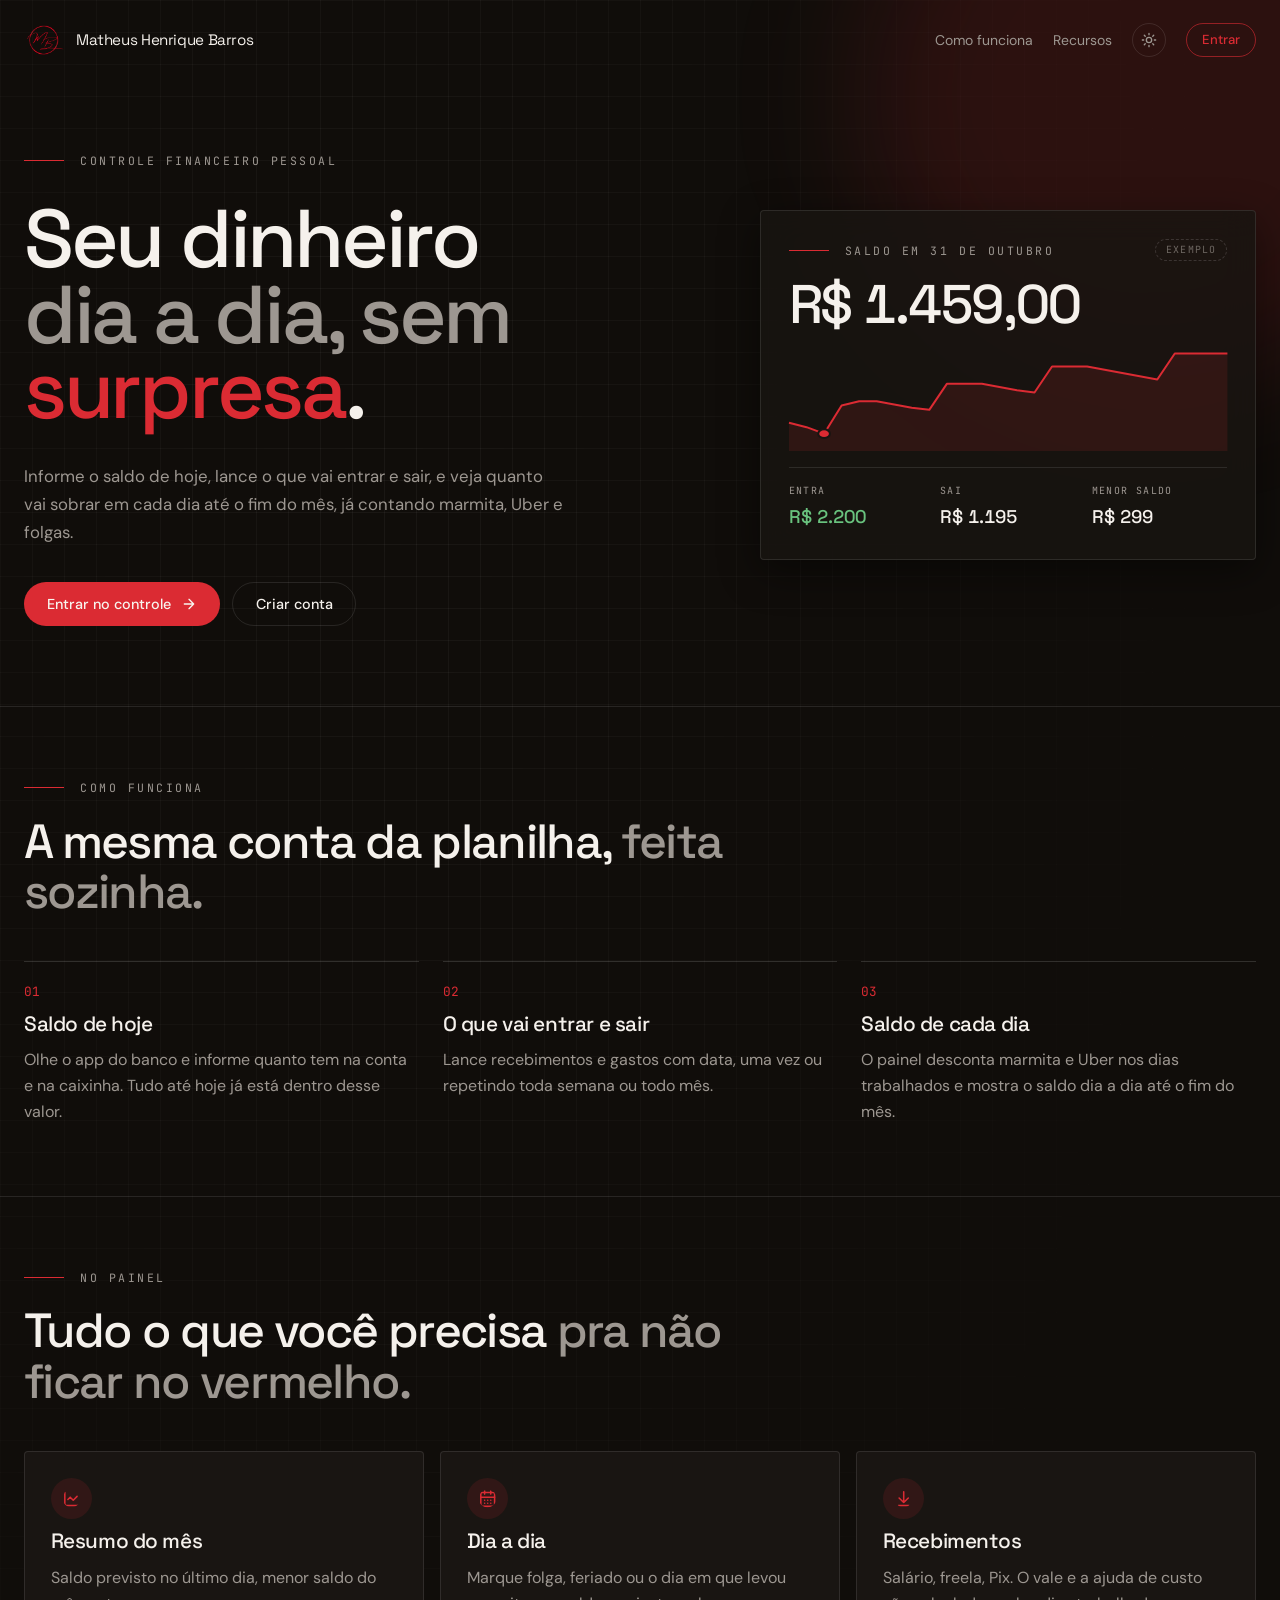
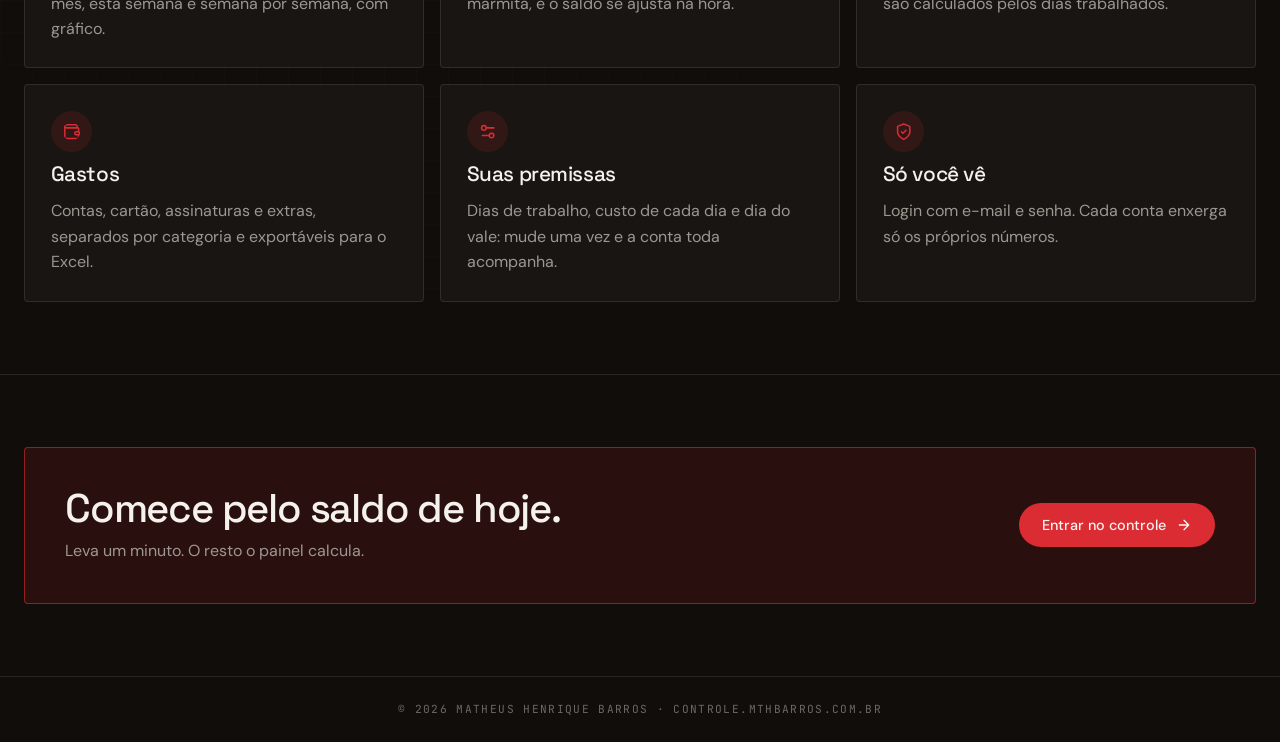
<file: index.html>
<!doctype html>
<html lang="pt-BR">
<head>
  <meta charset="utf-8">
  <meta name="viewport" content="width=device-width, initial-scale=1">
  <title>Controle financeiro | Controle MB</title>
  <meta name="description" content="Controle financeiro pessoal: saldo de hoje, recebimentos, gastos e a projeção dia a dia até o fim do mês.">
  <meta name="robots" content="noindex, nofollow">
  <meta name="theme-color" content="#1c1917">
  <script src="/assets/js/marca.js"></script>
  <link rel="icon" href="/img/favicon.ico" sizes="any">
  <link rel="icon" href="/img/favicon.png" type="image/png" sizes="512x512">
  <link rel="apple-touch-icon" href="/img/apple-touch-icon.png">
  <link rel="preconnect" href="https://fonts.googleapis.com">
  <link rel="preconnect" href="https://fonts.gstatic.com" crossorigin>
  <link rel="stylesheet" href="/assets/css/base.css">
  <link rel="stylesheet" href="/assets/css/entrar.css">
  <link rel="stylesheet" href="/assets/css/inicio.css">
  <link rel="stylesheet" href="/assets/css/fellowship.css">
</head>
<body class="pagina-entrar pagina-inicio">
  <div class="malha" aria-hidden="true"></div>
  <div class="brilho" aria-hidden="true"></div>

  <header class="entrar-topo">
    <a class="marca" href="/">
      <img src="/img/marca/logo-mb.webp" alt="Logo MB de Matheus Henrique Barros" width="40" height="40" data-marca-logo="horizontal">
      <span class="marca-nome" data-marca-nome>Matheus Henrique Barros</span>
    </a>
    <nav class="entrar-topo-acoes" aria-label="Página inicial">
      <a class="link so-largo-inicio" href="#como-funciona">Como funciona</a>
      <a class="link so-largo-inicio" href="#recursos">Recursos</a>
      <span data-lugar-tema></span>
      <a class="botao contorno pequeno" href="/entrar/" data-acesso>Entrar</a>
    </nav>
  </header>

  <main>
    <!-- Herói -->
    <section class="inicio-heroi">
      <div class="entrar-apresentacao">
        <span class="rotulo">Controle financeiro pessoal</span>
        <h1>
          <span>Seu dinheiro</span>
          <span class="suave">dia a dia, sem</span>
          <span><span class="destaque">surpresa</span>.</span>
        </h1>
        <p class="suave">Informe o saldo de hoje, lance o que vai entrar e sair, e veja quanto vai sobrar em cada dia até o fim do mês, já contando marmita, Uber e folgas.</p>
        <div class="inicio-botoes">
          <a class="botao" href="/entrar/" data-acesso>Entrar no controle <span data-icone="seta"></span></a>
          <a class="botao fantasma" href="/entrar/?aba=cadastro" data-cadastro>Criar conta</a>
        </div>
      </div>

      <!-- Prévia do painel (exemplo) -->
      <figure class="previa" aria-label="Exemplo do resumo do mês">
        <div class="previa-topo">
          <span class="rotulo">Saldo em 31 de outubro</span>
          <span class="previa-exemplo">Exemplo</span>
        </div>
        <strong class="previa-valor">R$ 1.459,00</strong>
        <svg class="previa-grafico" viewBox="0 0 300 96" preserveAspectRatio="none" aria-hidden="true">
          <path class="previa-area" d="M0 70 L12 74 L24 80 L36 54 L48 50 L60 50 L84 56 L96 58 L108 34 L132 34 L156 40 L168 42 L180 18 L204 18 L228 24 L252 30 L264 6 L300 6 L300 96 L0 96 Z"/>
          <path class="previa-linha" d="M0 70 L12 74 L24 80 L36 54 L48 50 L60 50 L84 56 L96 58 L108 34 L132 34 L156 40 L168 42 L180 18 L204 18 L228 24 L252 30 L264 6 L300 6"/>
          <circle class="previa-minimo" cx="24" cy="80" r="4"/>
        </svg>
        <dl class="previa-numeros">
          <div><dt>Entra</dt><dd class="entrada-valor">R$ 2.200</dd></div>
          <div><dt>Sai</dt><dd>R$ 1.195</dd></div>
          <div><dt>Menor saldo</dt><dd>R$ 299</dd></div>
        </dl>
      </figure>
    </section>

    <!-- Como funciona -->
    <section class="inicio-secao" id="como-funciona">
      <div class="inicio-cabecalho">
        <span class="rotulo">Como funciona</span>
        <h2>A mesma conta da planilha, <span class="suave">feita sozinha.</span></h2>
      </div>
      <ol class="passos">
        <li>
          <span class="passo-num">01</span>
          <h3>Saldo de hoje</h3>
          <p class="suave">Olhe o app do banco e informe quanto tem na conta e na caixinha. Tudo até hoje já está dentro desse valor.</p>
        </li>
        <li>
          <span class="passo-num">02</span>
          <h3>O que vai entrar e sair</h3>
          <p class="suave">Lance recebimentos e gastos com data, uma vez ou repetindo toda semana ou todo mês.</p>
        </li>
        <li>
          <span class="passo-num">03</span>
          <h3>Saldo de cada dia</h3>
          <p class="suave">O painel desconta marmita e Uber nos dias trabalhados e mostra o saldo dia a dia até o fim do mês.</p>
        </li>
      </ol>
    </section>

    <!-- Recursos -->
    <section class="inicio-secao" id="recursos">
      <div class="inicio-cabecalho">
        <span class="rotulo">No painel</span>
        <h2>Tudo o que você precisa <span class="suave">pra não ficar no vermelho.</span></h2>
      </div>
      <div class="recursos">
        <article class="recurso">
          <span class="recurso-icone" data-icone="resumo"></span>
          <h3>Resumo do mês</h3>
          <p class="suave">Saldo previsto no último dia, menor saldo do mês, esta semana e semana por semana, com gráfico.</p>
        </article>
        <article class="recurso">
          <span class="recurso-icone" data-icone="diario"></span>
          <h3>Dia a dia</h3>
          <p class="suave">Marque folga, feriado ou o dia em que levou marmita, e o saldo se ajusta na hora.</p>
        </article>
        <article class="recurso">
          <span class="recurso-icone" data-icone="recebimentos"></span>
          <h3>Recebimentos</h3>
          <p class="suave">Salário, freela, Pix. O vale e a ajuda de custo são calculados pelos dias trabalhados.</p>
        </article>
        <article class="recurso">
          <span class="recurso-icone" data-icone="gastos"></span>
          <h3>Gastos</h3>
          <p class="suave">Contas, cartão, assinaturas e extras, separados por categoria e exportáveis para o Excel.</p>
        </article>
        <article class="recurso">
          <span class="recurso-icone" data-icone="ajustes"></span>
          <h3>Suas premissas</h3>
          <p class="suave">Dias de trabalho, custo de cada dia e dia do vale: mude uma vez e a conta toda acompanha.</p>
        </article>
        <article class="recurso">
          <span class="recurso-icone" data-icone="usuarios"></span>
          <h3>Só você vê</h3>
          <p class="suave">Login com e-mail e senha. Cada conta enxerga só os próprios números.</p>
        </article>
      </div>
    </section>

    <!-- Chamada final -->
    <section class="inicio-secao">
      <div class="chamada">
        <div>
          <h2>Comece pelo saldo de hoje.</h2>
          <p class="suave">Leva um minuto. O resto o painel calcula.</p>
        </div>
        <a class="botao" href="/entrar/" data-acesso>Entrar no controle <span data-icone="seta"></span></a>
      </div>
    </section>
  </main>

  <footer class="entrar-rodape mono">© <span id="ano"></span> <span data-marca-nome>Matheus Henrique Barros</span> · <span data-marca-dominio>controle.mthbarros.com.br</span></footer>

  <script src="/assets/vendor/supabase-js-2.45.4.js"></script>
  <script src="/assets/js/config.js"></script>
  <script src="/assets/js/app.js"></script>
  <script src="/assets/js/inicio.js"></script>
</body>
</html>
</file>
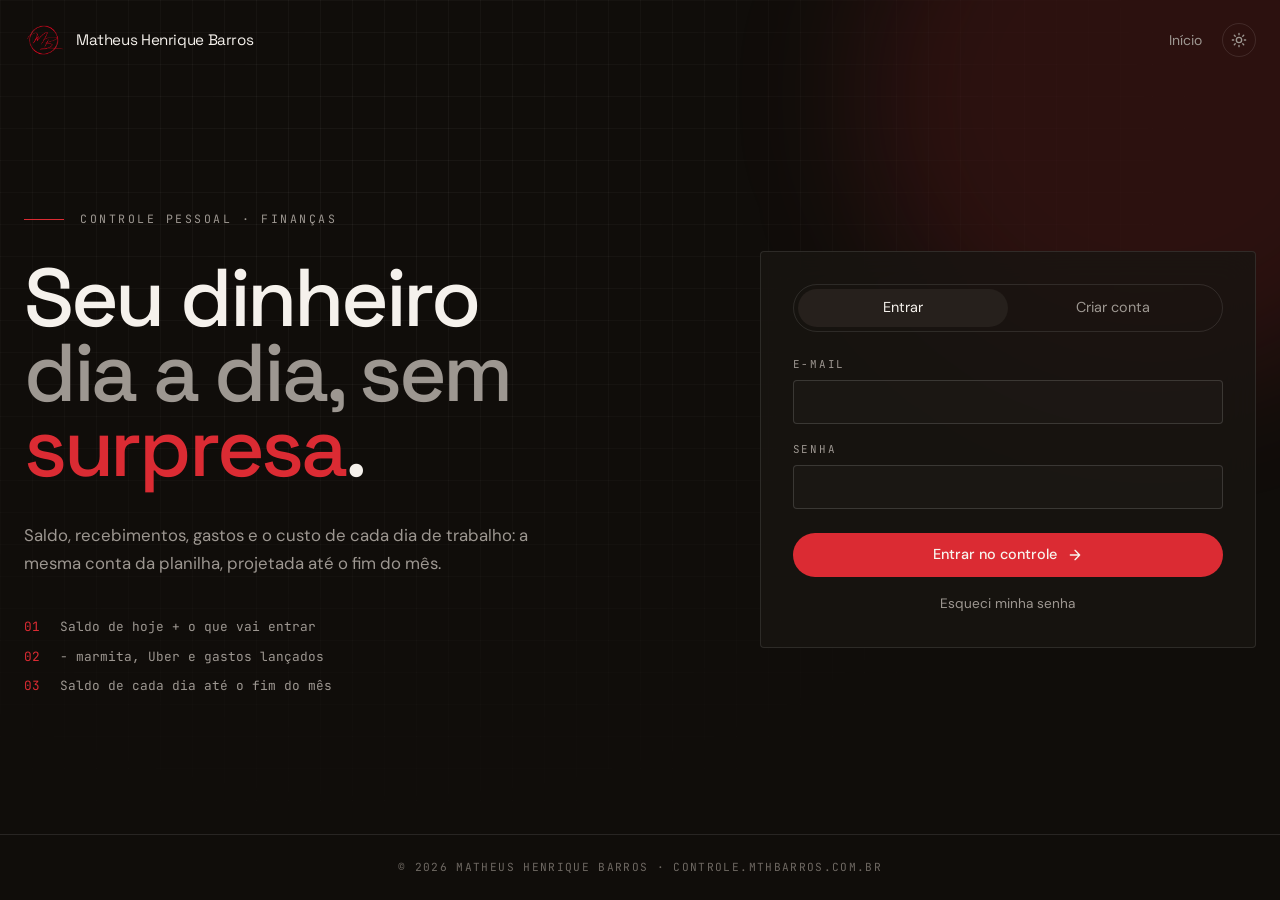
<file: entrar/index.html>
<!doctype html>
<html lang="pt-BR">
<head>
  <meta charset="utf-8">
  <meta name="viewport" content="width=device-width, initial-scale=1">
  <title>Entrar | Controle MB</title>
  <meta name="robots" content="noindex, nofollow">
  <meta name="theme-color" content="#1c1917">
  <script src="/assets/js/marca.js"></script>
  <link rel="icon" href="/img/favicon.ico" sizes="any">
  <link rel="icon" href="/img/favicon.png" type="image/png" sizes="512x512">
  <link rel="apple-touch-icon" href="/img/apple-touch-icon.png">
  <link rel="preconnect" href="https://fonts.googleapis.com">
  <link rel="preconnect" href="https://fonts.gstatic.com" crossorigin>
  <link rel="stylesheet" href="/assets/css/base.css">
  <link rel="stylesheet" href="/assets/css/entrar.css">
  <link rel="stylesheet" href="/assets/css/fellowship.css">
</head>
<body class="pagina-entrar">
  <div class="malha" aria-hidden="true"></div>
  <div class="brilho" aria-hidden="true"></div>

  <header class="entrar-topo">
    <a class="marca" href="/">
      <img src="/img/marca/logo-mb.webp" alt="Logo MB de Matheus Henrique Barros" width="40" height="40" data-marca-logo="horizontal">
      <span class="marca-nome" data-marca-nome>Matheus Henrique Barros</span>
    </a>
    <div class="entrar-topo-acoes">
      <a class="link" href="/">Início</a>
      <span data-lugar-tema></span>
    </div>
  </header>

  <main class="entrar">
    <section class="entrar-apresentacao">
      <span class="rotulo">Controle pessoal · Finanças</span>
      <h1>
        <span>Seu dinheiro</span>
        <span class="suave">dia a dia, sem</span>
        <span><span class="destaque">surpresa</span>.</span>
      </h1>
      <p class="suave">Saldo, recebimentos, gastos e o custo de cada dia de trabalho: a mesma conta da planilha, projetada até o fim do mês.</p>
      <ul class="entrar-passos mono">
        <li><span>01</span> Saldo de hoje + o que vai entrar</li>
        <li><span>02</span> − marmita, Uber e gastos lançados</li>
        <li><span>03</span> Saldo de cada dia até o fim do mês</li>
      </ul>
    </section>

    <section class="entrar-cartao" aria-live="polite">
      <div class="alerta" id="aviso-config" hidden>
        Falta conectar o Supabase: preencha <strong>assets/js/config.js</strong> com a URL e a chave publishable do projeto.
      </div>

      <!-- Entrar / Criar conta -->
      <div id="painel-formularios">
        <div class="abas" role="tablist">
          <button type="button" role="tab" id="aba-entrar" aria-selected="true" aria-controls="form-entrar">Entrar</button>
          <button type="button" role="tab" id="aba-cadastro" aria-selected="false" aria-controls="form-cadastro">Criar conta</button>
        </div>

        <form id="form-entrar" class="formulario" role="tabpanel" aria-labelledby="aba-entrar" novalidate>
          <div class="grupo">
            <label for="entrar-email">E-mail</label>
            <input class="campo" id="entrar-email" name="email" type="email" autocomplete="email" required>
          </div>
          <div class="grupo">
            <label for="entrar-senha">Senha</label>
            <input class="campo" id="entrar-senha" name="senha" type="password" autocomplete="current-password" required>
          </div>
          <button class="botao" type="submit">Entrar no controle <span data-icone="seta"></span></button>
          <button class="link link-botao" type="button" id="esqueci-senha">Esqueci minha senha</button>
        </form>

        <form id="form-cadastro" class="formulario" role="tabpanel" aria-labelledby="aba-cadastro" novalidate hidden>
          <div class="grupo">
            <label for="cadastro-nome">Nome</label>
            <input class="campo" id="cadastro-nome" name="nome" type="text" autocomplete="name" required>
          </div>
          <div class="grupo">
            <label for="cadastro-email">E-mail</label>
            <input class="campo" id="cadastro-email" name="email" type="email" autocomplete="email" required>
          </div>
          <div class="grupo">
            <label for="cadastro-senha">Senha</label>
            <input class="campo" id="cadastro-senha" name="senha" type="password" autocomplete="new-password" minlength="8" required>
          </div>
          <button class="botao" type="submit">Criar conta <span data-icone="seta"></span></button>
          <p class="nota suave">Depois do cadastro, o administrador libera o seu acesso.</p>
        </form>
      </div>

      <!-- Mensagens de estado -->
      <div id="estado" class="estado" hidden>
        <span class="estado-icone" data-icone="ok"></span>
        <h2 id="estado-titulo"></h2>
        <p class="suave" id="estado-texto"></p>
        <button class="botao fantasma pequeno" type="button" id="estado-voltar">Voltar</button>
      </div>
    </section>
  </main>

  <footer class="entrar-rodape mono">© <span id="ano"></span> <span data-marca-nome>Matheus Henrique Barros</span> · <span data-marca-dominio>controle.mthbarros.com.br</span></footer>

  <script src="/assets/vendor/supabase-js-2.45.4.js"></script>
  <script src="/assets/js/config.js"></script>
  <script src="/assets/js/projecao.js"></script>
  <script src="/assets/js/app.js"></script>
  <script src="/assets/js/entrar.js"></script>
</body>
</html>
</file>
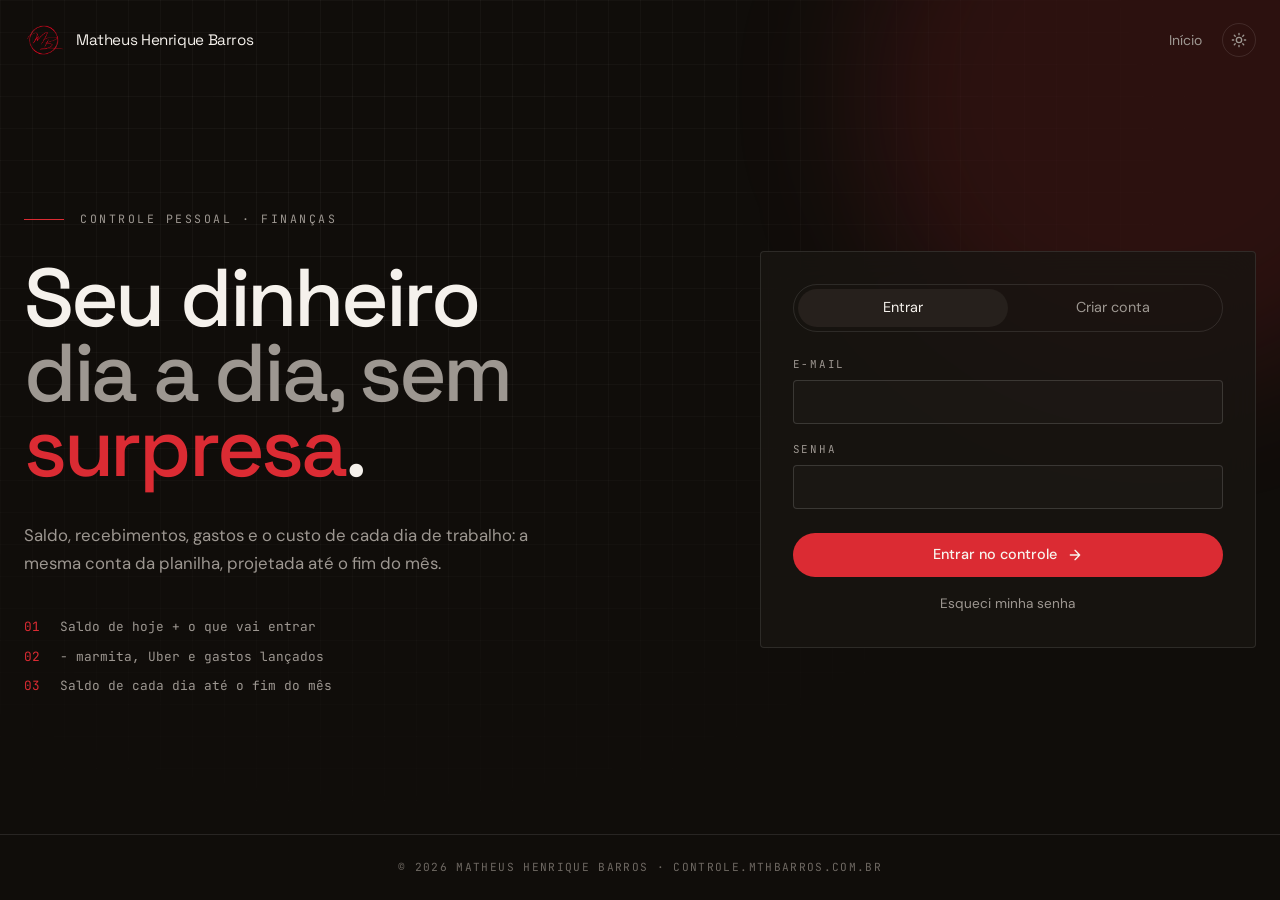
<file: painel/index.html>
<!doctype html>
<html lang="pt-BR">
<head>
  <meta charset="utf-8">
  <meta name="viewport" content="width=device-width, initial-scale=1">
  <title>Resumo | Controle MB</title>
  <meta name="robots" content="noindex, nofollow">
  <meta name="theme-color" content="#1c1917">
  <script src="/assets/js/marca.js"></script>
  <link rel="icon" href="/img/favicon.ico" sizes="any">
  <link rel="icon" href="/img/favicon.png" type="image/png" sizes="512x512">
  <link rel="apple-touch-icon" href="/img/apple-touch-icon.png">
  <link rel="preconnect" href="https://fonts.googleapis.com">
  <link rel="preconnect" href="https://fonts.gstatic.com" crossorigin>
  <link rel="stylesheet" href="/assets/css/base.css">
  <link rel="stylesheet" href="/assets/css/painel.css">
  <link rel="stylesheet" href="/assets/css/fellowship.css">
</head>
<body>
  <header class="topo" id="topo"></header>

  <main class="pagina">
    <div class="pagina-cabecalho">
      <div>
        <span class="rotulo" id="rotulo-mes">Controle financeiro</span>
        <h1>Resumo <span class="suave">do mês</span></h1>
      </div>
      <div class="pagina-acoes">
        <button class="botao" type="button" id="botao-saldo"><span data-icone="carteira"></span> Atualizar saldo</button>
        <a class="botao fantasma" href="/painel/recebimentos/"><span data-icone="mais"></span> Recebimento</a>
        <a class="botao fantasma" href="/painel/gastos/"><span data-icone="mais"></span> Gasto</a>
      </div>
    </div>

    <div class="alerta aviso-saldo" id="aviso-saldo" hidden></div>

    <!-- Onde você está hoje -->
    <div class="indicadores" id="hoje"></div>

    <!-- Fim do mês + gráfico -->
    <section class="cartao fim-mes">
      <div class="cartao-cabecalho">
        <h2><span data-icone="resumo"></span>Saldo da conta até o fim do mês</h2>
        <p id="periodo"></p>
      </div>
      <div class="fim-mes-topo">
        <div>
          <span class="rotulo" id="rotulo-fim">Último dia do mês</span>
          <strong class="valor-grande" id="saldo-fim">R$ 0,00</strong>
        </div>
        <div class="resumo-conta" id="conta-fim"></div>
      </div>
      <div class="grafico" id="grafico" role="img" aria-label="Saldo projetado da conta, dia a dia"></div>
      <div class="grafico-legenda" id="grafico-legenda"></div>
    </section>

    <div class="duas-colunas">
      <section class="cartao">
        <div class="cartao-cabecalho">
          <h2>Esta semana</h2>
          <p id="semana-periodo"></p>
        </div>
        <dl class="lista-valores" id="semana"></dl>
      </section>

      <section class="cartao">
        <div class="cartao-cabecalho">
          <h2>Mês, de agora até o fim</h2>
          <p id="mes-periodo"></p>
        </div>
        <dl class="lista-valores" id="mes"></dl>
      </section>
    </div>

    <section class="cartao" style="margin-top:1.5rem">
      <div class="cartao-cabecalho">
        <h2>Semana por semana</h2>
        <p>Segunda a domingo · saldo da conta no fim de cada semana</p>
      </div>
      <div class="tabela-rolagem">
        <table class="tabela tabela-semanas" id="semanas"></table>
      </div>
    </section>

    <div class="duas-colunas" style="margin-top:1.5rem">
      <div class="empilhado">
        <section class="cartao">
          <div class="cartao-cabecalho">
            <h2>Depois do fim do mês</h2>
            <p>Já agendado</p>
          </div>
          <dl class="lista-valores" id="depois"></dl>
        </section>

        <section class="cartao">
          <div class="cartao-cabecalho">
            <h2>Vale e ajuda de custo</h2>
            <p id="beneficio-mes"></p>
          </div>
          <div class="cartao-corpo beneficio" id="beneficio"></div>
        </section>
      </div>

      <section class="cartao">
        <div class="cartao-cabecalho">
          <h2>Premissas</h2>
          <p><a class="link" href="/painel/ajustes/">Mudar nos ajustes</a></p>
        </div>
        <ol class="premissas" id="premissas"></ol>
      </section>
    </div>
  </main>

  <script src="/assets/vendor/supabase-js-2.45.4.js"></script>
  <script src="/assets/js/config.js"></script>
  <script src="/assets/js/projecao.js"></script>
  <script src="/assets/js/app.js"></script>
  <script src="/assets/js/grafico.js"></script>
  <script src="/assets/js/resumo.js"></script>
</body>
</html>
</file>
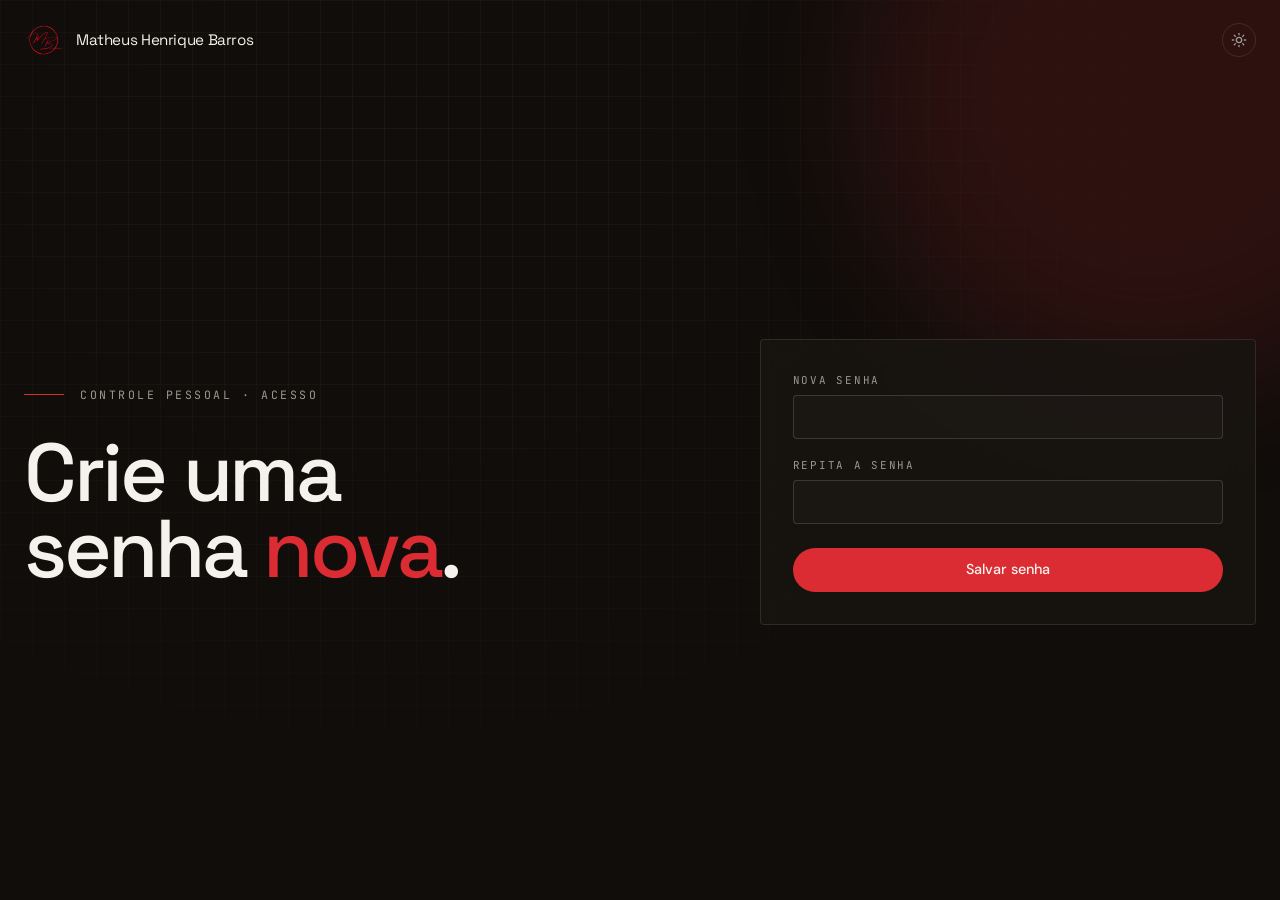
<file: redefinir-senha/index.html>
<!doctype html>
<html lang="pt-BR">
<head>
  <meta charset="utf-8">
  <meta name="viewport" content="width=device-width, initial-scale=1">
  <title>Nova senha | Controle MB</title>
  <meta name="robots" content="noindex, nofollow">
  <meta name="theme-color" content="#1c1917">
  <script src="/assets/js/marca.js"></script>
  <link rel="icon" href="/img/favicon.ico" sizes="any">
  <link rel="icon" href="/img/favicon.png" type="image/png" sizes="512x512">
  <link rel="apple-touch-icon" href="/img/apple-touch-icon.png">
  <link rel="preconnect" href="https://fonts.googleapis.com">
  <link rel="preconnect" href="https://fonts.gstatic.com" crossorigin>
  <link rel="stylesheet" href="/assets/css/base.css">
  <link rel="stylesheet" href="/assets/css/entrar.css">
  <link rel="stylesheet" href="/assets/css/fellowship.css">
</head>
<body class="pagina-entrar">
  <div class="malha" aria-hidden="true"></div>
  <div class="brilho" aria-hidden="true"></div>

  <header class="entrar-topo">
    <a class="marca" href="/">
      <img src="/img/marca/logo-mb.webp" alt="Logo MB de Matheus Henrique Barros" width="40" height="40" data-marca-logo="horizontal">
      <span class="marca-nome" data-marca-nome>Matheus Henrique Barros</span>
    </a>
    <span data-lugar-tema></span>
  </header>

  <main class="entrar">
    <section class="entrar-apresentacao">
      <span class="rotulo">Controle pessoal · Acesso</span>
      <h1>
        <span>Crie uma</span>
        <span>senha <span class="destaque">nova</span>.</span>
      </h1>
    </section>

    <section class="entrar-cartao">
      <form id="form-senha" class="formulario" novalidate>
        <div class="grupo">
          <label for="nova-senha">Nova senha</label>
          <input class="campo" id="nova-senha" type="password" autocomplete="new-password" minlength="8" required>
        </div>
        <div class="grupo">
          <label for="repetir-senha">Repita a senha</label>
          <input class="campo" id="repetir-senha" type="password" autocomplete="new-password" minlength="8" required>
        </div>
        <button class="botao" type="submit">Salvar senha</button>
      </form>
    </section>
  </main>

  <script src="/assets/vendor/supabase-js-2.45.4.js"></script>
  <script src="/assets/js/config.js"></script>
  <script src="/assets/js/app.js"></script>
  <script>
    /* O link do e-mail já abre esta página com a sessão de recuperação ativa. */
    (function () {
      "use strict";
      var form = document.getElementById("form-senha");
      form.addEventListener("submit", function (ev) {
        ev.preventDefault();
        var senha = document.getElementById("nova-senha").value;
        if (senha.length < 8) return MB.aviso("A senha precisa ter pelo menos 8 caracteres.", true);
        if (senha !== document.getElementById("repetir-senha").value) return MB.aviso("As senhas não são iguais.", true);
        if (!MB.supabase) return MB.aviso("Supabase não configurado.", true);
        MB.supabase.auth.updateUser({ password: senha }).then(function (r) {
          if (r.error) throw r.error;
          MB.aviso("Senha alterada. Entrando…");
          setTimeout(function () { location.href = "/painel/"; }, 900);
        }).catch(MB.erro);
      });
    })();
  </script>
</body>
</html>
</file>
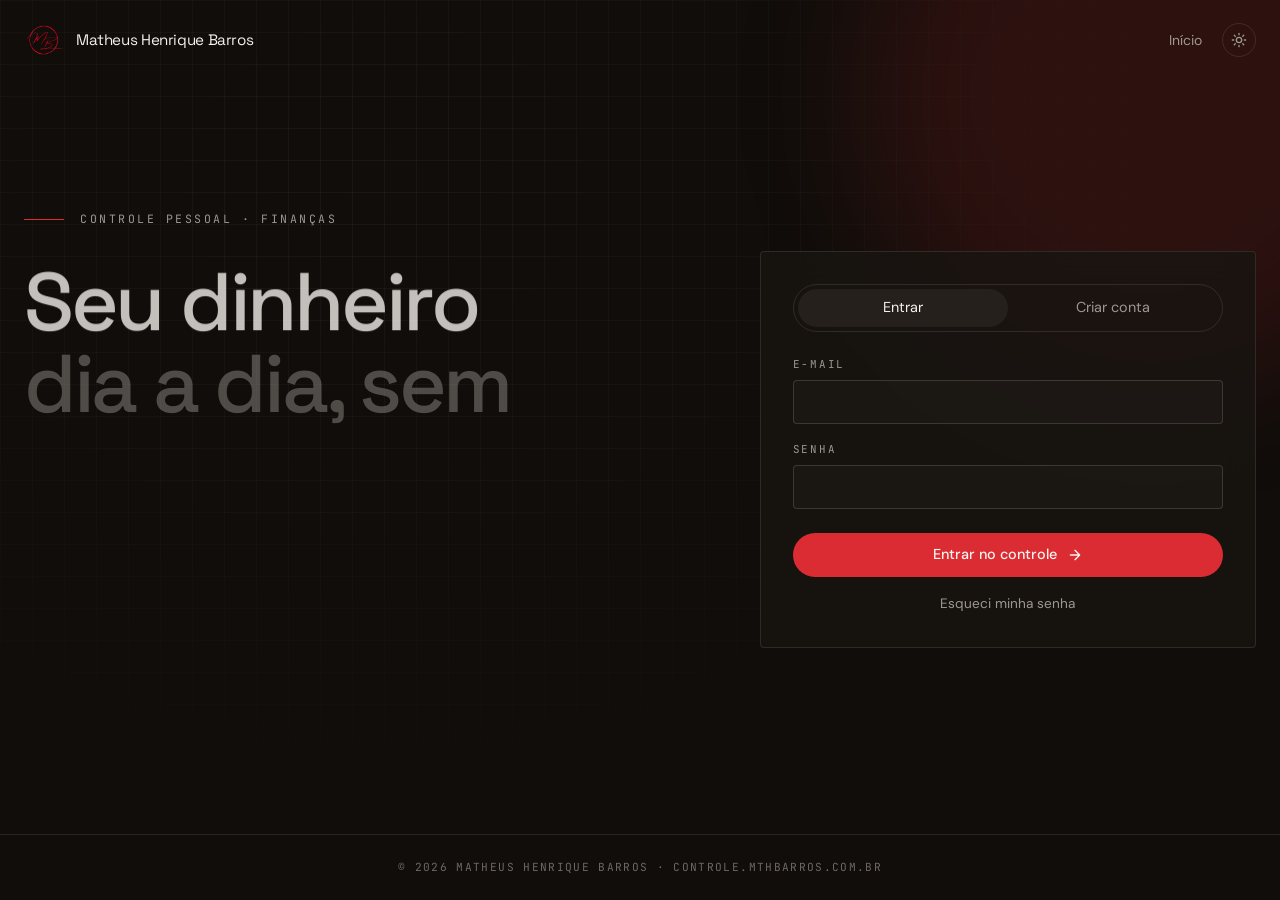
<file: painel/ajustes/index.html>
<!doctype html>
<html lang="pt-BR">
<head>
  <meta charset="utf-8">
  <meta name="viewport" content="width=device-width, initial-scale=1">
  <title>Ajustes | Controle MB</title>
  <meta name="robots" content="noindex, nofollow">
  <meta name="theme-color" content="#1c1917">
  <script src="/assets/js/marca.js"></script>
  <link rel="icon" href="/img/favicon.ico" sizes="any">
  <link rel="icon" href="/img/favicon.png" type="image/png" sizes="512x512">
  <link rel="apple-touch-icon" href="/img/apple-touch-icon.png">
  <link rel="preconnect" href="https://fonts.googleapis.com">
  <link rel="preconnect" href="https://fonts.gstatic.com" crossorigin>
  <link rel="stylesheet" href="/assets/css/base.css">
  <link rel="stylesheet" href="/assets/css/painel.css">
  <link rel="stylesheet" href="/assets/css/fellowship.css">
</head>
<body>
  <header class="topo" id="topo"></header>

  <main class="pagina">
    <div class="pagina-cabecalho">
      <div>
        <span class="rotulo">Premissas</span>
        <h1>Ajustes</h1>
      </div>
    </div>

    <div class="duas-colunas">
      <!-- Rotina de trabalho: vira a conta do dia a dia -->
      <form class="cartao" id="form-config" novalidate>
        <div class="cartao-cabecalho">
          <h2>Rotina de trabalho</h2>
          <p>Base da conta do dia a dia</p>
        </div>
        <div class="cartao-corpo">
          <div class="grupo">
            <span class="legenda-campo">Dias em que você trabalha</span>
            <div class="pilulas" id="dias-semana" role="group" aria-label="Dias da semana trabalhados"></div>
          </div>
        </div>

        <div class="cartao-cabecalho">
          <h2>Gastos por dia trabalhado</h2>
          <p>Marmita, Uber, estacionamento…</p>
        </div>
        <div id="custos"></div>
        <p class="nota-ajuste suave"><b>Vai trocar de Uber para carro?</b> Coloque "até" no Uber (o último dia de Uber) e adicione "Gasolina", estacionamento etc. como <b>Transporte</b>, com "de" no primeiro dia de carro. Seguro, IPVA e manutenção vão em <a class="link" href="/painel/gastos/">Gastos</a>, com "Repetir todo mês".</p>
        <div class="item-soma">
          <button class="botao fantasma pequeno" type="button" id="mais-custo"><span data-icone="mais"></span> Adicionar gasto</button>
          <span id="soma-custos"></span>
        </div>

        <div class="cartao-cabecalho">
          <h2>Ganhos por dia trabalhado</h2>
          <p>Vale alimentação, ajuda de custo…</p>
        </div>
        <div id="ganhos"></div>
        <div class="item-soma">
          <button class="botao fantasma pequeno" type="button" id="mais-ganho"><span data-icone="mais"></span> Adicionar ganho</button>
          <span id="soma-ganhos"></span>
        </div>
        <div class="cartao-corpo">
          <div class="grupo">
            <label for="dia-beneficio">Dia do mês em que o vale cai</label>
            <input class="campo num" id="dia-beneficio" type="number" min="1" max="31" style="max-width:8rem">
            <small class="suave">O resumo sugere lançar o vale do mês: dias trabalhados × soma acima.</small>
          </div>
        </div>

        <div class="cartao-rodape">
          <span class="suave" id="estado-config" style="align-self:center;font-size:.85rem"></span>
          <button class="botao pequeno" type="submit" id="salvar-config"><span data-icone="ok"></span> Salvar ajustes</button>
        </div>
      </form>

      <div class="empilhado">
        <section class="cartao">
          <div class="cartao-cabecalho">
            <h2>Saldo</h2>
            <button class="botao pequeno" type="button" id="botao-saldo"><span data-icone="carteira"></span> Atualizar saldo</button>
          </div>
          <div id="saldos"></div>
        </section>

        <section class="cartao">
          <div class="cartao-cabecalho">
            <h2>Folgas e feriados</h2>
            <p>Dias sem trabalho: não conta Uber nem marmita</p>
          </div>
          <div id="folgas"></div>
          <form class="form-folga" id="form-folga" novalidate>
            <input class="campo" id="folga-data" type="date" aria-label="Data da folga" required>
            <input class="campo" id="folga-motivo" type="text" placeholder="Motivo (ex.: feriado)" aria-label="Motivo" autocomplete="off">
            <button class="botao pequeno" type="submit"><span data-icone="mais"></span> Adicionar</button>
          </form>
        </section>
      </div>
    </div>
  </main>

  <script src="/assets/vendor/supabase-js-2.45.4.js"></script>
  <script src="/assets/js/config.js"></script>
  <script src="/assets/js/projecao.js"></script>
  <script src="/assets/js/app.js"></script>
  <script src="/assets/js/ajustes.js"></script>
</body>
</html>
</file>
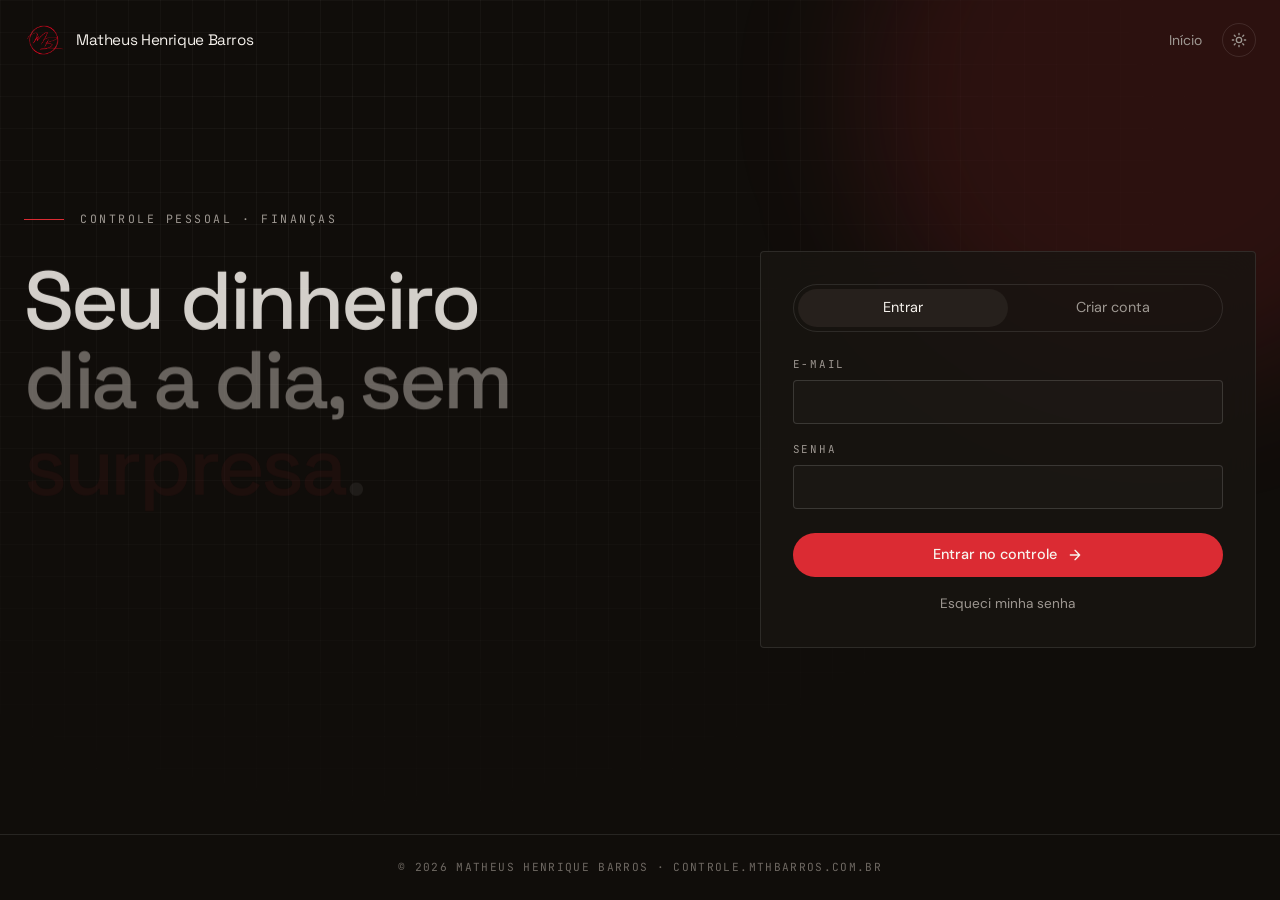
<file: painel/diario/index.html>
<!doctype html>
<html lang="pt-BR">
<head>
  <meta charset="utf-8">
  <meta name="viewport" content="width=device-width, initial-scale=1">
  <title>Dia a dia | Controle MB</title>
  <meta name="robots" content="noindex, nofollow">
  <meta name="theme-color" content="#1c1917">
  <script src="/assets/js/marca.js"></script>
  <link rel="icon" href="/img/favicon.ico" sizes="any">
  <link rel="icon" href="/img/favicon.png" type="image/png" sizes="512x512">
  <link rel="apple-touch-icon" href="/img/apple-touch-icon.png">
  <link rel="preconnect" href="https://fonts.googleapis.com">
  <link rel="preconnect" href="https://fonts.gstatic.com" crossorigin>
  <link rel="stylesheet" href="/assets/css/base.css">
  <link rel="stylesheet" href="/assets/css/painel.css">
  <link rel="stylesheet" href="/assets/css/fellowship.css">
</head>
<body>
  <header class="topo" id="topo"></header>

  <main class="pagina">
    <div class="pagina-cabecalho">
      <div>
        <span class="rotulo">Dia a dia · projeção</span>
        <h1 id="titulo-mes">Mês</h1>
      </div>
      <div class="navegar-mes">
        <button class="botao-icone" type="button" id="mes-anterior" aria-label="Mês anterior" title="Mês anterior"><span data-icone="anterior"></span></button>
        <input class="campo" id="mes" type="month" aria-label="Escolher mês">
        <button class="botao-icone" type="button" id="mes-seguinte" aria-label="Próximo mês" title="Próximo mês"><span data-icone="proximo"></span></button>
      </div>
    </div>

    <div class="indicadores" id="indicadores"></div>

    <section class="cartao">
      <div class="cartao-cabecalho">
        <h2>Dia a dia</h2>
        <p>Toque em <b>Trabalha</b> para marcar folga e em <b>Marmita</b> quando levar de casa</p>
      </div>
      <div class="vazio pequeno" id="aviso-passado" hidden></div>
      <div class="tabela-rolagem">
        <table class="tabela tabela-diario" id="tabela"></table>
      </div>
    </section>
  </main>

  <script src="/assets/vendor/supabase-js-2.45.4.js"></script>
  <script src="/assets/js/config.js"></script>
  <script src="/assets/js/projecao.js"></script>
  <script src="/assets/js/app.js"></script>
  <script src="/assets/js/diario.js"></script>
</body>
</html>
</file>
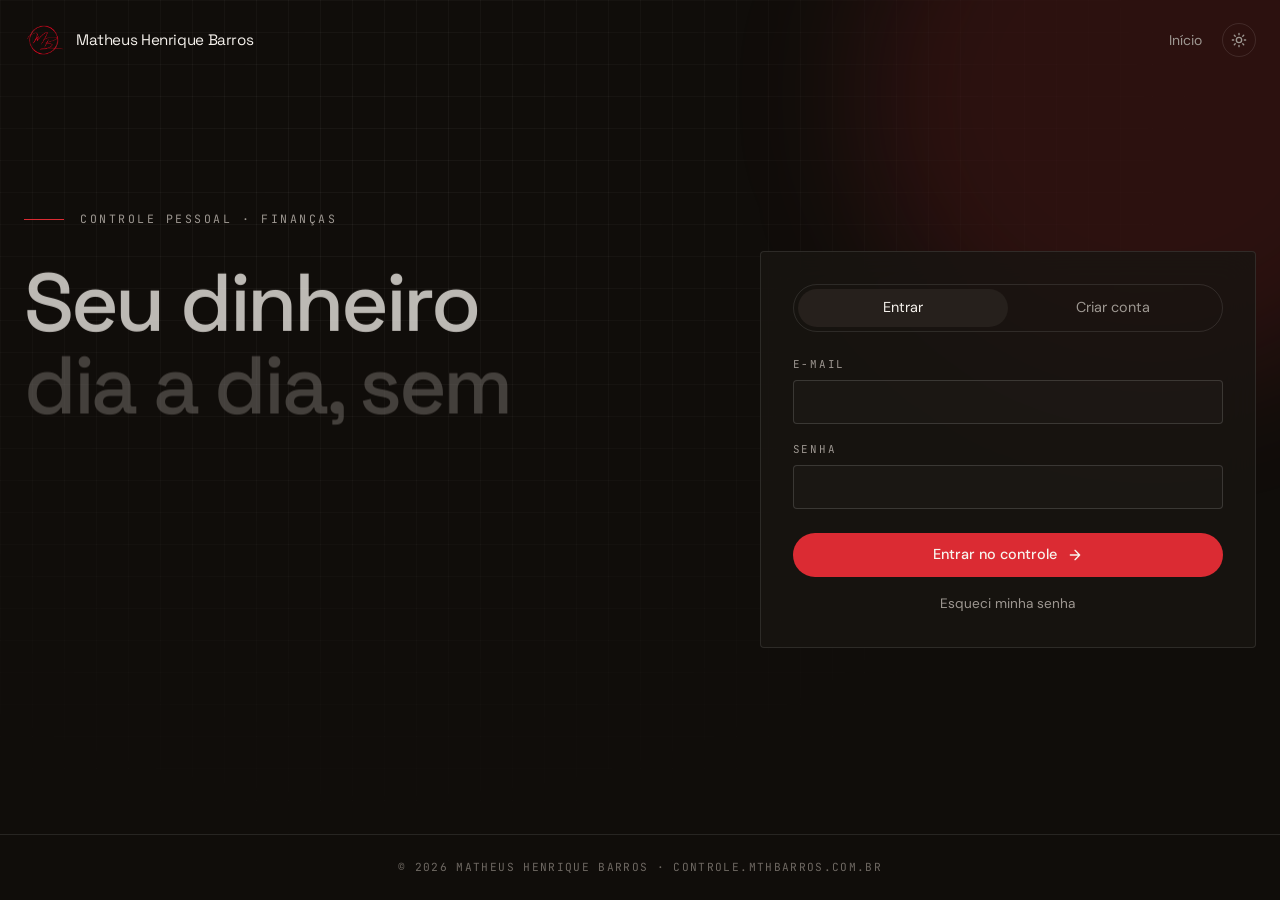
<file: painel/gastos/index.html>
<!doctype html>
<html lang="pt-BR">
<head>
  <meta charset="utf-8">
  <meta name="viewport" content="width=device-width, initial-scale=1">
  <title>Gastos | Controle MB</title>
  <meta name="robots" content="noindex, nofollow">
  <meta name="theme-color" content="#1c1917">
  <script src="/assets/js/marca.js"></script>
  <link rel="icon" href="/img/favicon.ico" sizes="any">
  <link rel="icon" href="/img/favicon.png" type="image/png" sizes="512x512">
  <link rel="apple-touch-icon" href="/img/apple-touch-icon.png">
  <link rel="preconnect" href="https://fonts.googleapis.com">
  <link rel="preconnect" href="https://fonts.gstatic.com" crossorigin>
  <link rel="stylesheet" href="/assets/css/base.css">
  <link rel="stylesheet" href="/assets/css/painel.css">
  <link rel="stylesheet" href="/assets/css/fellowship.css">
</head>
<body data-tipo="saida">
  <header class="topo" id="topo"></header>

  <main class="pagina">
    <div class="pagina-cabecalho">
      <div>
        <span class="rotulo">Saídas</span>
        <h1>Gastos</h1>
      </div>
      <div class="pagina-acoes">
        <button class="botao fantasma" type="button" id="exportar"><span data-icone="baixar"></span> Exportar CSV</button>
      </div>
    </div>

    <div class="indicadores" id="indicadores"></div>

    <div class="lancamentos-grade">
      <form class="cartao form-lancamento" id="form" novalidate>
        <div class="cartao-cabecalho">
          <h2 id="titulo-form">Lançar gasto</h2>
          <p>Aluguel, contas, cartão, lanche extra…</p>
        </div>
        <div class="cartao-corpo">
          <div class="linha-campos">
            <div class="grupo">
              <label for="valor">Valor</label>
              <div class="campo-prefixo">
                <span>R$</span>
                <input class="campo num" id="valor" type="text" inputmode="decimal" placeholder="0,00" autocomplete="off" required>
              </div>
            </div>
            <div class="grupo">
              <label for="data">Data</label>
              <input class="campo" id="data" type="date" required>
            </div>
          </div>

          <div class="grupo">
            <label for="descricao">O que foi</label>
            <input class="campo" id="descricao" type="text" placeholder="Ex.: Lovable" autocomplete="off" required>
          </div>

          <div class="grupo">
            <span class="legenda-campo">Categoria</span>
            <div class="pilulas" id="categorias" role="radiogroup" aria-label="Categoria"></div>
            <input class="campo" id="categoria-outra" type="text" placeholder="Nome da categoria" autocomplete="off" hidden aria-label="Nome da nova categoria">
          </div>

          <div class="repetir" id="bloco-repetir">
            <div class="grupo">
              <label for="repetir">Repetir</label>
              <select class="selecao" id="repetir">
                <option value="">Só uma vez</option>
                <option value="7">Toda semana</option>
                <option value="14">A cada 2 semanas</option>
                <option value="mes">Todo mês</option>
              </select>
            </div>
            <div class="grupo">
              <label for="vezes">Vezes</label>
              <input class="campo num" id="vezes" type="number" min="2" max="60" value="4" disabled>
            </div>
          </div>

          <div class="grupo">
            <label for="observacao">Observação <span class="suave">(opcional)</span></label>
            <input class="campo" id="observacao" type="text" autocomplete="off">
          </div>
        </div>
        <div class="cartao-rodape">
          <button class="botao fantasma pequeno" type="button" id="cancelar-edicao" hidden><span data-icone="fechar"></span> Cancelar edição</button>
          <button class="botao pequeno" type="submit" id="salvar"><span data-icone="ok"></span> <span>Lançar gasto</span></button>
        </div>
      </form>

      <section class="cartao">
        <div class="cartao-cabecalho">
          <h2>Lançados</h2>
          <p id="resumo-lista"></p>
        </div>
        <div class="filtros dentro-cartao">
          <div class="grupo">
            <label for="filtro-mes">Mês</label>
            <input class="campo" id="filtro-mes" type="month">
          </div>
          <div class="grupo">
            <label for="filtro-categoria">Categoria</label>
            <select class="selecao" id="filtro-categoria"><option value="">Todas</option></select>
          </div>
          <div class="grupo largo">
            <label for="filtro-busca">Buscar</label>
            <input class="campo" id="filtro-busca" type="search" placeholder="Descrição ou observação">
          </div>
          <button class="botao fantasma pequeno" type="button" id="filtro-todos">Todos os meses</button>
        </div>
        <div class="por-categoria" id="por-categoria"></div>
        <div class="tabela-rolagem">
          <table class="tabela tabela-lancamentos" id="tabela"></table>
        </div>
        <div class="vazio" id="vazio" hidden>
          <strong>Nada neste filtro</strong>
          Lance o primeiro ao lado ou troque o mês.
        </div>
      </section>
    </div>
  </main>

  <script src="/assets/vendor/supabase-js-2.45.4.js"></script>
  <script src="/assets/js/config.js"></script>
  <script src="/assets/js/projecao.js"></script>
  <script src="/assets/js/app.js"></script>
  <script src="/assets/js/lancamentos.js"></script>
</body>
</html>
</file>
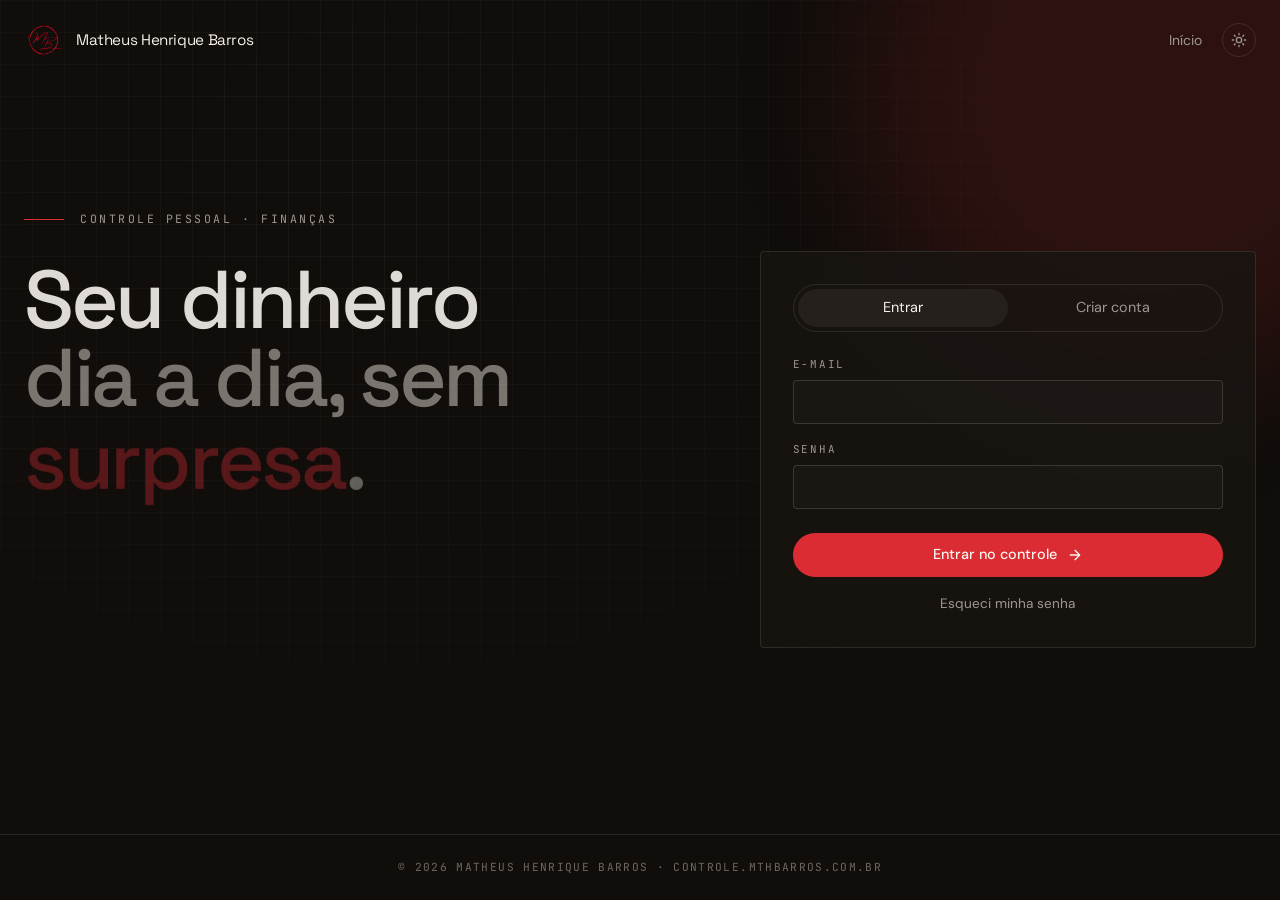
<file: painel/recebimentos/index.html>
<!doctype html>
<html lang="pt-BR">
<head>
  <meta charset="utf-8">
  <meta name="viewport" content="width=device-width, initial-scale=1">
  <title>Recebimentos | Controle MB</title>
  <meta name="robots" content="noindex, nofollow">
  <meta name="theme-color" content="#1c1917">
  <script src="/assets/js/marca.js"></script>
  <link rel="icon" href="/img/favicon.ico" sizes="any">
  <link rel="icon" href="/img/favicon.png" type="image/png" sizes="512x512">
  <link rel="apple-touch-icon" href="/img/apple-touch-icon.png">
  <link rel="preconnect" href="https://fonts.googleapis.com">
  <link rel="preconnect" href="https://fonts.gstatic.com" crossorigin>
  <link rel="stylesheet" href="/assets/css/base.css">
  <link rel="stylesheet" href="/assets/css/painel.css">
  <link rel="stylesheet" href="/assets/css/fellowship.css">
</head>
<body data-tipo="entrada">
  <header class="topo" id="topo"></header>

  <main class="pagina">
    <div class="pagina-cabecalho">
      <div>
        <span class="rotulo">Entradas</span>
        <h1>Recebimentos</h1>
      </div>
      <div class="pagina-acoes">
        <button class="botao fantasma" type="button" id="exportar"><span data-icone="baixar"></span> Exportar CSV</button>
      </div>
    </div>

    <div class="indicadores" id="indicadores"></div>

    <div class="lancamentos-grade">
      <form class="cartao form-lancamento" id="form" novalidate>
        <div class="cartao-cabecalho">
          <h2 id="titulo-form">Lançar recebimento</h2>
          <p>Salário, freela, vale, Pix…</p>
        </div>
        <div class="cartao-corpo">
          <div class="linha-campos">
            <div class="grupo">
              <label for="valor">Valor</label>
              <div class="campo-prefixo">
                <span>R$</span>
                <input class="campo num" id="valor" type="text" inputmode="decimal" placeholder="0,00" autocomplete="off" required>
              </div>
            </div>
            <div class="grupo">
              <label for="data">Data em que cai</label>
              <input class="campo" id="data" type="date" required>
            </div>
          </div>

          <div class="grupo">
            <label for="descricao">De onde vem</label>
            <input class="campo" id="descricao" type="text" placeholder="Ex.: Microsenior" autocomplete="off" required>
          </div>

          <div class="grupo">
            <span class="legenda-campo">Categoria</span>
            <div class="pilulas" id="categorias" role="radiogroup" aria-label="Categoria"></div>
            <input class="campo" id="categoria-outra" type="text" placeholder="Nome da categoria" autocomplete="off" hidden aria-label="Nome da nova categoria">
          </div>

          <div class="repetir" id="bloco-repetir">
            <div class="grupo">
              <label for="repetir">Repetir</label>
              <select class="selecao" id="repetir">
                <option value="">Só uma vez</option>
                <option value="7">Toda semana</option>
                <option value="14">A cada 2 semanas</option>
                <option value="mes">Todo mês</option>
              </select>
            </div>
            <div class="grupo">
              <label for="vezes">Vezes</label>
              <input class="campo num" id="vezes" type="number" min="2" max="60" value="4" disabled>
            </div>
          </div>

          <div class="grupo">
            <label for="observacao">Observação <span class="suave">(opcional)</span></label>
            <input class="campo" id="observacao" type="text" autocomplete="off">
          </div>
        </div>
        <div class="cartao-rodape">
          <button class="botao fantasma pequeno" type="button" id="cancelar-edicao" hidden><span data-icone="fechar"></span> Cancelar edição</button>
          <button class="botao pequeno" type="submit" id="salvar"><span data-icone="ok"></span> <span>Lançar recebimento</span></button>
        </div>
      </form>

      <section class="cartao">
        <div class="cartao-cabecalho">
          <h2>Lançados</h2>
          <p id="resumo-lista"></p>
        </div>
        <div class="filtros dentro-cartao">
          <div class="grupo">
            <label for="filtro-mes">Mês</label>
            <input class="campo" id="filtro-mes" type="month">
          </div>
          <div class="grupo">
            <label for="filtro-categoria">Categoria</label>
            <select class="selecao" id="filtro-categoria"><option value="">Todas</option></select>
          </div>
          <div class="grupo largo">
            <label for="filtro-busca">Buscar</label>
            <input class="campo" id="filtro-busca" type="search" placeholder="Descrição ou observação">
          </div>
          <button class="botao fantasma pequeno" type="button" id="filtro-todos">Todos os meses</button>
        </div>
        <div class="por-categoria" id="por-categoria"></div>
        <div class="tabela-rolagem">
          <table class="tabela tabela-lancamentos" id="tabela"></table>
        </div>
        <div class="vazio" id="vazio" hidden>
          <strong>Nada neste filtro</strong>
          Lance o primeiro ao lado ou troque o mês.
        </div>
      </section>
    </div>
  </main>

  <script src="/assets/vendor/supabase-js-2.45.4.js"></script>
  <script src="/assets/js/config.js"></script>
  <script src="/assets/js/projecao.js"></script>
  <script src="/assets/js/app.js"></script>
  <script src="/assets/js/lancamentos.js"></script>
</body>
</html>
</file>
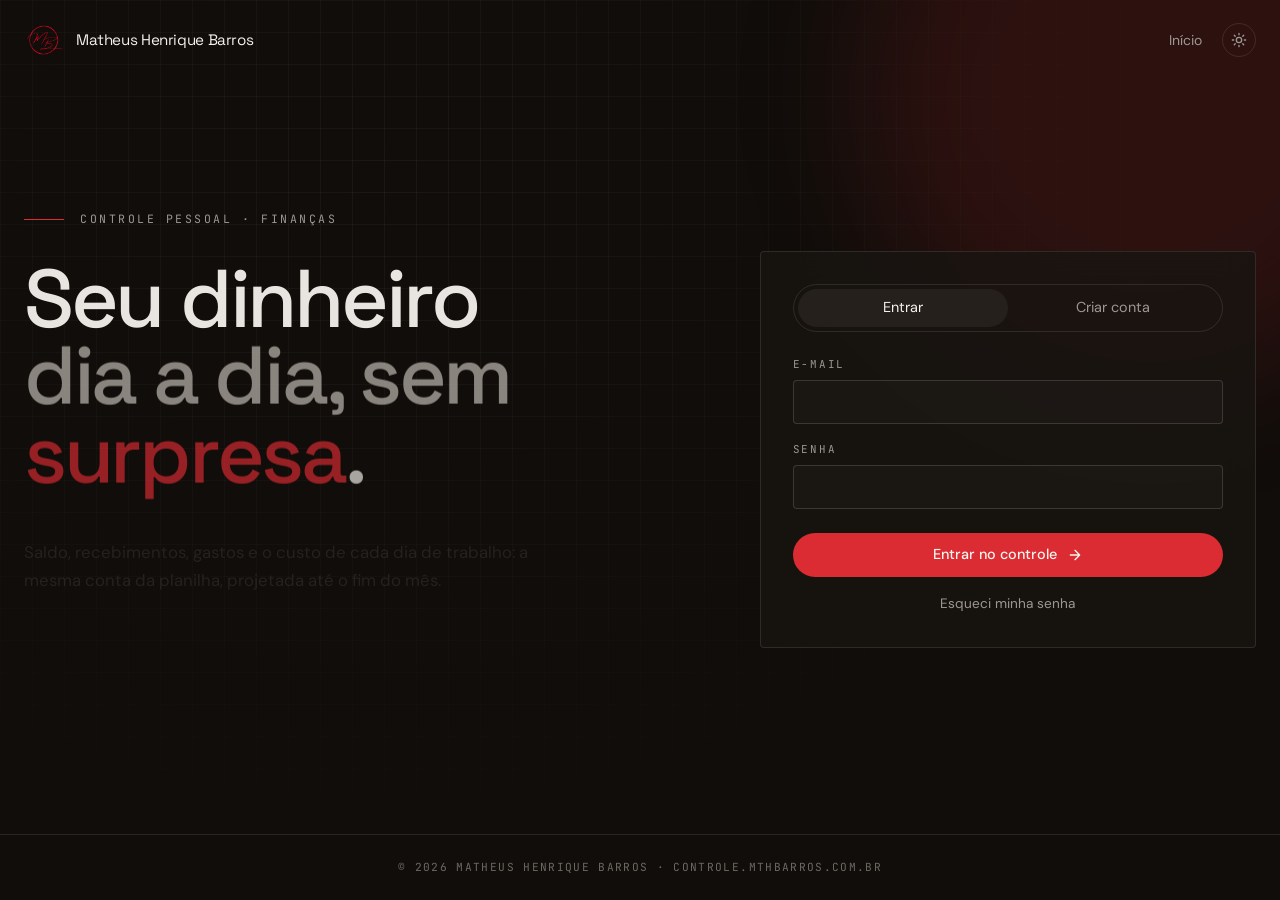
<file: painel/usuarios/index.html>
<!doctype html>
<html lang="pt-BR">
<head>
  <meta charset="utf-8">
  <meta name="viewport" content="width=device-width, initial-scale=1">
  <title>Acessos | Controle MB</title>
  <meta name="robots" content="noindex, nofollow">
  <meta name="theme-color" content="#1c1917">
  <script src="/assets/js/marca.js"></script>
  <link rel="icon" href="/img/favicon.ico" sizes="any">
  <link rel="icon" href="/img/favicon.png" type="image/png" sizes="512x512">
  <link rel="apple-touch-icon" href="/img/apple-touch-icon.png">
  <link rel="preconnect" href="https://fonts.googleapis.com">
  <link rel="preconnect" href="https://fonts.gstatic.com" crossorigin>
  <link rel="stylesheet" href="/assets/css/base.css">
  <link rel="stylesheet" href="/assets/css/painel.css">
  <link rel="stylesheet" href="/assets/css/fellowship.css">
</head>
<body>
  <header class="topo" id="topo"></header>

  <main class="pagina">
    <div class="pagina-cabecalho">
      <div>
        <span class="rotulo">Administração</span>
        <h1>Acessos ao controle</h1>
      </div>
    </div>

    <section class="cartao">
      <div class="cartao-cabecalho">
        <h2>Contas cadastradas</h2>
        <p>Cada pessoa vê só os próprios dados; quem cria conta só entra depois de aprovado</p>
      </div>
      <div id="lista-usuarios"></div>
    </section>
  </main>

  <script src="/assets/vendor/supabase-js-2.45.4.js"></script>
  <script src="/assets/js/config.js"></script>
  <script src="/assets/js/projecao.js"></script>
  <script src="/assets/js/app.js"></script>
  <script src="/assets/js/usuarios.js"></script>
</body>
</html>
</file>
<file: assets/css/base.css>
/* =====================================================================
   Base comum (entrada e painel): cores, fontes, botões e campos.
   Identidade igual ao mthbarros.com.br — fundo pedra escuro, vermelho
   "ember", Space Grotesk nos títulos, DM Sans no texto, JetBrains Mono
   nos rótulos.
   ===================================================================== */

/* Tema escuro (padrão, igual ao site). O claro está logo abaixo e é
   ativado pelo botão sol/lua (html[data-theme="light"]). */
:root {
  color-scheme: dark;
  --tinta: 100% 0 0;              /* cor usada nas linhas e realces translúcidos */
  --fundo-lch: 16% .008 60;
  --superficie-lch: 20% .009 60;
  --fundo: oklch(var(--fundo-lch));
  --superficie: oklch(var(--superficie-lch));
  --superficie-2: oklch(25% .011 60);
  --texto: oklch(96% .008 80);
  --texto-botao: oklch(97% .008 80);
  --sombra: 0 12px 40px oklch(0% 0 0 / .45);
  --brilho: oklch(58% .21 25 / .14);
  --suave: oklch(68% .012 70);
  --apagado: oklch(52% .012 70);
  --linha: oklch(var(--tinta) / .1);
  --linha-campo: oklch(var(--tinta) / .14);
  --ember: oklch(58% .21 25);
  --ember-suave: oklch(70% .16 22);
  --ember-fundo: oklch(58% .21 25 / .12);
  --ember-anel: oklch(58% .21 25 / .6);
  --ok: oklch(74% .13 150);
  --ok-fundo: oklch(74% .13 150 / .12);

  /* Cores dos 4 blocos da divisão (barra e legendas). */
  --bloco-venda: oklch(80% .09 70);
  --bloco-empresa: oklch(56% .012 70);
  --bloco-execucao: oklch(58% .21 25);
  --bloco-societaria: oklch(72% .15 22);

  --fonte-texto: "DM Sans", ui-sans-serif, system-ui, sans-serif;
  --fonte-titulo: "Space Grotesk", ui-sans-serif, system-ui, sans-serif;
  --fonte-mono: "JetBrains Mono", ui-monospace, monospace;
  --raio: .25rem;
  --curva: cubic-bezier(.16, 1, .3, 1);
}

/* Tema claro: mesmo tom de pedra quente, invertido. */
:root[data-theme="light"] {
  color-scheme: light;
  --tinta: 22% .012 60;
  --fundo-lch: 97.5% .005 80;
  --superficie-lch: 100% 0 0;
  --superficie-2: oklch(94.5% .007 75);
  --texto: oklch(21% .01 60);
  --suave: oklch(45% .012 65);
  --apagado: oklch(60% .01 70);
  --linha: oklch(var(--tinta) / .11);
  --linha-campo: oklch(var(--tinta) / .18);
  --ember: oklch(54% .21 25);
  --ember-suave: oklch(50% .19 25);
  --ember-fundo: oklch(54% .21 25 / .08);
  --ember-anel: oklch(54% .21 25 / .5);
  --ok: oklch(50% .13 150);
  --ok-fundo: oklch(60% .13 150 / .1);
  --sombra: 0 12px 40px oklch(22% .012 60 / .14);
  --brilho: oklch(58% .21 25 / .09);

  --bloco-venda: oklch(74% .11 70);
  --bloco-empresa: oklch(62% .012 70);
  --bloco-execucao: oklch(54% .21 25);
  --bloco-societaria: oklch(68% .15 22);
}

*, *::before, *::after { box-sizing: border-box; }

html { -webkit-text-size-adjust: 100%; }

body {
  margin: 0;
  min-height: 100vh;
  background: var(--fundo);
  color: var(--texto);
  font-family: var(--fonte-texto);
  font-size: 1rem;
  line-height: 1.5;
  -webkit-font-smoothing: antialiased;
}

::selection { background: var(--ember); color: var(--texto-botao); }

img { max-width: 100%; display: block; }
a { color: inherit; }
button, input, select, textarea { font: inherit; color: inherit; }
[hidden] { display: none !important; }
.so-leitor { position: absolute; width: 1px; height: 1px; overflow: hidden; clip: rect(0 0 0 0); white-space: nowrap; }

h1, h2, h3 {
  font-family: var(--fonte-titulo);
  font-weight: 500;
  letter-spacing: -.03em;
  line-height: 1.05;
  margin: 0;
}

.mono { font-family: var(--fonte-mono); }
.suave { color: var(--suave); }
.destaque { color: var(--ember); }
.num { font-variant-numeric: tabular-nums; }

/* Rótulo "— CURITIBA, PARANÁ" do site */
.rotulo {
  display: inline-flex;
  align-items: center;
  gap: 1rem;
  font-family: var(--fonte-mono);
  font-size: .72rem;
  letter-spacing: .22em;
  text-transform: uppercase;
  color: var(--suave);
}
.rotulo::before {
  content: "";
  width: 2.5rem;
  height: 1px;
  background: var(--ember);
}

/* ---------- Botões ---------- */
.botao {
  display: inline-flex;
  align-items: center;
  justify-content: center;
  gap: .6rem;
  min-height: 2.75rem;
  padding: .6rem 1.4rem;
  border: 1px solid transparent;
  border-radius: 999px;
  background: var(--ember);
  color: var(--texto-botao);
  font-size: .9rem;
  font-weight: 500;
  text-decoration: none;
  cursor: pointer;
  transition: background-color .2s, border-color .2s, color .2s, opacity .2s;
}
.botao:hover { background: oklch(52% .2 25); }
.botao:focus-visible,
.campo:focus-visible,
.selecao:focus-visible { outline: 2px solid var(--ember-anel); outline-offset: 2px; }
.botao:disabled { opacity: .45; cursor: not-allowed; }

.botao.contorno {
  background: transparent;
  border-color: oklch(58% .21 25 / .6);
  color: var(--ember);
}
.botao.contorno:hover { background: var(--ember); color: var(--texto-botao); }

.botao.fantasma {
  background: transparent;
  border-color: var(--linha);
  color: var(--texto);
}
.botao.fantasma:hover { background: var(--superficie-2); }

.botao.pequeno { min-height: 2.1rem; padding: .35rem .95rem; font-size: .82rem; }

.botao-icone {
  display: inline-grid;
  place-items: center;
  width: 2.1rem;
  height: 2.1rem;
  border: 1px solid var(--linha);
  border-radius: 999px;
  background: transparent;
  color: var(--suave);
  cursor: pointer;
  transition: color .2s, border-color .2s, background-color .2s;
}
.botao-icone:hover { color: var(--texto); background: var(--superficie-2); }
.botao-icone.perigo:hover { color: var(--ember); border-color: oklch(58% .21 25 / .6); }
.botao-icone svg { width: 1rem; height: 1rem; }

/* Sublinhado animado dos links do site */
.link {
  position: relative;
  text-decoration: none;
  color: var(--suave);
  transition: color .2s;
}
.link::after {
  content: "";
  position: absolute;
  left: 0;
  bottom: -2px;
  width: 100%;
  height: 1px;
  background: currentColor;
  transform: scaleX(0);
  transform-origin: 100%;
  transition: transform .4s var(--curva);
}
.link:hover { color: var(--texto); }
.link:hover::after { transform: scaleX(1); transform-origin: 0; }

/* ---------- Campos ---------- */
.grupo { display: grid; gap: .45rem; }
.grupo > label,
.legenda-campo {
  font-family: var(--fonte-mono);
  font-size: .68rem;
  letter-spacing: .16em;
  text-transform: uppercase;
  color: var(--suave);
}

.campo,
.selecao {
  width: 100%;
  min-height: 2.75rem;
  padding: .6rem .85rem;
  border: 1px solid var(--linha-campo);
  border-radius: var(--raio);
  background: oklch(var(--tinta) / .02);
  font-size: .95rem;
  transition: border-color .2s, background-color .2s;
}
.campo:hover,
.selecao:hover { border-color: oklch(var(--tinta) / .24); }
.campo::placeholder { color: var(--apagado); }
.selecao { appearance: none; padding-right: 2.2rem; background-image: url("data:image/svg+xml,%3Csvg xmlns='http://www.w3.org/2000/svg' width='12' height='12' viewBox='0 0 24 24' fill='none' stroke='%23a59e94' stroke-width='2' stroke-linecap='round' stroke-linejoin='round'%3E%3Cpath d='m6 9 6 6 6-6'/%3E%3C/svg%3E"); background-repeat: no-repeat; background-position: right .85rem center; }
.selecao option { background: var(--superficie); }

.campo-prefixo { position: relative; }
.campo-prefixo > span {
  position: absolute;
  left: .85rem;
  top: 50%;
  transform: translateY(-50%);
  font-family: var(--fonte-mono);
  font-size: .8rem;
  color: var(--apagado);
  pointer-events: none;
}
.campo-prefixo > .campo { padding-left: 2.6rem; }
.campo-prefixo.sufixo > span { left: auto; right: .85rem; }
.campo-prefixo.sufixo > .campo { padding-left: .85rem; padding-right: 2.2rem; }

/* Interruptor (checkbox estilizado) */
.chave { position: relative; display: inline-flex; align-items: center; gap: .6rem; cursor: pointer; user-select: none; }
.chave input { position: absolute; opacity: 0; width: 1px; height: 1px; }
.chave i {
  position: relative;
  width: 2.3rem;
  height: 1.3rem;
  border-radius: 999px;
  background: var(--superficie-2);
  border: 1px solid var(--linha-campo);
  transition: background-color .2s, border-color .2s;
}
.chave i::after {
  content: "";
  position: absolute;
  top: 2px;
  left: 2px;
  width: calc(1.3rem - 6px);
  height: calc(1.3rem - 6px);
  border-radius: 50%;
  background: var(--suave);
  transition: transform .25s var(--curva), background-color .2s;
}
.chave input:checked + i { background: var(--ember); border-color: var(--ember); }
.chave input:checked + i::after { transform: translateX(1rem); background: var(--texto-botao); }
.chave input:focus-visible + i { outline: 2px solid var(--ember-anel); outline-offset: 2px; }

/* ---------- Mensagens ---------- */
.alerta {
  display: flex;
  gap: .7rem;
  align-items: flex-start;
  padding: .8rem 1rem;
  border: 1px solid oklch(58% .21 25 / .35);
  border-left-width: 3px;
  border-radius: var(--raio);
  background: var(--ember-fundo);
  font-size: .88rem;
  line-height: 1.45;
}
.alerta.ok { border-color: oklch(74% .13 150 / .35); background: var(--ok-fundo); }
.alerta.neutro { border-color: var(--linha); background: var(--superficie); }

.toast {
  position: fixed;
  z-index: 100;
  left: 50%;
  bottom: 1.5rem;
  transform: translateX(-50%);
  max-width: calc(100% - 2rem);
  padding: .75rem 1.2rem;
  border: 1px solid var(--linha);
  border-radius: 999px;
  background: var(--superficie-2);
  box-shadow: var(--sombra);
  font-size: .88rem;
  animation: entrar-toast .35s var(--curva);
}
.toast.erro { border-color: oklch(58% .21 25 / .6); color: var(--ember-suave); }
@keyframes entrar-toast { from { opacity: 0; transform: translate(-50%, 12px); } }

/* Grade sutil de fundo — mesma "malha" de 2rem do site */
.malha {
  position: absolute;
  inset: 0;
  pointer-events: none;
  background-image:
    linear-gradient(to right, oklch(var(--tinta) / .045) 1px, transparent 1px),
    linear-gradient(to bottom, oklch(var(--tinta) / .045) 1px, transparent 1px);
  background-size: 2rem 2rem;
  -webkit-mask-image: radial-gradient(ellipse at 30% 20%, #000 0%, transparent 70%);
  mask-image: radial-gradient(ellipse at 30% 20%, #000 0%, transparent 70%);
}

@media (prefers-reduced-motion: reduce) {
  *, *::before, *::after { animation-duration: 0s !important; transition-duration: 0s !important; }
}
</file>
<file: assets/css/entrar.css>
/* =====================================================================
   Tela de entrada (login, cadastro, aguardando aprovação, nova senha).
   Mesmo herói do mthbarros.com.br: título grande em Space Grotesk,
   segunda linha apagada e uma palavra em vermelho.
   ===================================================================== */

.pagina-entrar {
  position: relative;
  display: flex;
  flex-direction: column;
  overflow-x: hidden;
}

.brilho {
  position: absolute;
  top: -12rem;
  right: -10rem;
  width: 36rem;
  height: 36rem;
  border-radius: 50%;
  background: var(--brilho);
  filter: blur(64px);
  pointer-events: none;
}

.entrar-topo {
  position: relative;
  display: flex;
  align-items: center;
  justify-content: space-between;
  gap: 1rem;
  width: 100%;
  max-width: 1400px;
  margin: 0 auto;
  padding: 1.25rem 1.5rem;
}
.entrar-topo .marca {
  display: flex;
  align-items: center;
  gap: .75rem;
  text-decoration: none;
  font-family: var(--fonte-titulo);
  font-size: .95rem;
  letter-spacing: -.025em;
}
.entrar-topo .marca img { width: 2.5rem; height: 2.5rem; transition: transform .3s; }
.entrar-topo .marca:hover img { transform: scale(1.05); }
.entrar-topo .link { font-size: .875rem; }
.entrar-topo-acoes { display: flex; align-items: center; gap: 1.25rem; }

.entrar {
  position: relative;
  flex: 1;
  display: grid;
  grid-template-columns: minmax(0, 1.15fr) minmax(0, .85fr);
  align-items: center;
  gap: 4rem;
  width: 100%;
  max-width: 1400px;
  margin: 0 auto;
  padding: 3rem 1.5rem 4rem;
}

.entrar-apresentacao h1 {
  margin-top: 2rem;
  font-size: clamp(2.4rem, 6.4vw, 5.2rem);
  line-height: .92;
  letter-spacing: -.04em;
}
.entrar-apresentacao h1 > span { display: block; animation: surgir .9s var(--curva) backwards; }
.entrar-apresentacao h1 > span:nth-child(2) { animation-delay: .12s; }
.entrar-apresentacao h1 > span:nth-child(3) { animation-delay: .24s; }
.entrar-apresentacao > p {
  max-width: 34rem;
  margin: 2.25rem 0 0;
  font-size: 1.05rem;
  line-height: 1.65;
  animation: surgir .9s .36s var(--curva) backwards;
}
@keyframes surgir { from { opacity: 0; transform: translateY(20px); } }

.entrar-passos {
  display: grid;
  gap: .65rem;
  margin: 2.5rem 0 0;
  padding: 0;
  list-style: none;
  font-size: .8rem;
  color: var(--suave);
  animation: surgir .9s .46s var(--curva) backwards;
}
.entrar-passos span { color: var(--ember); margin-right: .75rem; }

.entrar-cartao {
  position: relative;
  display: grid;
  gap: 1.25rem;
  padding: 2rem;
  border: 1px solid var(--linha);
  border-radius: var(--raio);
  background: oklch(var(--superficie-lch) / .82);
  backdrop-filter: blur(16px);
  -webkit-backdrop-filter: blur(16px);
}

.abas {
  display: grid;
  grid-template-columns: 1fr 1fr;
  padding: .25rem;
  margin-bottom: 1.5rem;
  border: 1px solid var(--linha);
  border-radius: 999px;
}
.abas button {
  min-height: 2.4rem;
  border: 0;
  border-radius: 999px;
  background: transparent;
  color: var(--suave);
  font-size: .9rem;
  cursor: pointer;
  transition: background-color .2s, color .2s;
}
.abas button[aria-selected="true"] { background: var(--superficie-2); color: var(--texto); }

.formulario { display: grid; gap: 1.1rem; }
.formulario .botao { margin-top: .4rem; width: 100%; }
.formulario .botao svg { width: 1rem; height: 1rem; }
.formulario .nota { margin: 0; font-size: .82rem; text-align: center; }

.link-botao {
  justify-self: center;
  border: 0;
  background: none;
  padding: 0;
  font-size: .85rem;
  cursor: pointer;
}

.estado { display: grid; justify-items: start; gap: .9rem; }
.estado h2 { font-size: 1.75rem; }
.estado p { margin: 0; line-height: 1.6; }
.estado-icone {
  display: grid;
  place-items: center;
  width: 2.75rem;
  height: 2.75rem;
  border-radius: 50%;
  background: var(--ember-fundo);
  color: var(--ember);
}
.estado-icone svg { width: 1.25rem; height: 1.25rem; }

.entrar-rodape {
  position: relative;
  padding: 1.5rem;
  border-top: 1px solid var(--linha);
  font-size: .7rem;
  letter-spacing: .12em;
  text-transform: uppercase;
  color: var(--apagado);
  text-align: center;
}

@media (max-width: 900px) {
  .entrar { grid-template-columns: 1fr; gap: 2.5rem; padding-top: 1.5rem; }
  .entrar-passos { display: none; }
}

@media (max-width: 480px) {
  .entrar-topo { padding: 1rem; }
  .entrar-topo .marca span { display: none; }
  .entrar { padding: 1rem 1rem 3rem; }
  .entrar-cartao { padding: 1.25rem; }
}
</file>
<file: assets/css/inicio.css>
/* =====================================================================
   Página principal do controle (antes do login). Usa o mesmo herói da
   tela de entrada (entrar.css) e as variáveis da marca; a Fellow Ship
   ajusta cantos e sombras no fellowship.css.
   ===================================================================== */

.pagina-inicio main { position: relative; width: 100%; }
.entrada-valor { color: var(--ok); }

/* ---------- Herói ---------- */
.inicio-heroi {
  display: grid;
  grid-template-columns: minmax(0, 1.15fr) minmax(0, .85fr);
  align-items: center;
  gap: 4rem;
  max-width: 1400px;
  margin: 0 auto;
  padding: 4rem 1.5rem 5rem;
}
.inicio-botoes {
  display: flex;
  flex-wrap: wrap;
  gap: .75rem;
  margin-top: 2.25rem;
  animation: surgir .9s .46s var(--curva) backwards;
}
.inicio-botoes .botao svg { width: 1rem; height: 1rem; }
.entrar-topo-acoes .botao { text-decoration: none; }

/* Prévia do painel */
.previa {
  margin: 0;
  display: grid;
  gap: 1rem;
  padding: 1.75rem;
  border: 1px solid var(--linha);
  border-radius: var(--raio);
  background: oklch(var(--superficie-lch) / .82);
  backdrop-filter: blur(16px);
  -webkit-backdrop-filter: blur(16px);
  box-shadow: var(--sombra);
  animation: surgir .9s .3s var(--curva) backwards;
}
.previa-topo { display: flex; align-items: center; justify-content: space-between; gap: 1rem; }
.previa-exemplo {
  padding: .15rem .6rem;
  border: 1px dashed var(--linha-campo);
  border-radius: 999px;
  font-family: var(--fonte-mono);
  font-size: .62rem;
  letter-spacing: .12em;
  text-transform: uppercase;
  color: var(--apagado);
}
.previa-valor {
  font-family: var(--fonte-titulo);
  font-size: clamp(2.4rem, 4.5vw, 3.4rem);
  font-weight: 500;
  letter-spacing: -.04em;
  line-height: 1;
  font-variant-numeric: tabular-nums;
}
.previa-grafico { width: 100%; height: 6.5rem; overflow: visible; }
.previa-area { fill: var(--ember-fundo); }
.previa-linha { fill: none; stroke: var(--ember); stroke-width: 2; stroke-linejoin: round; vector-effect: non-scaling-stroke; }
.previa-minimo { fill: var(--erro, var(--ember)); stroke: var(--superficie); stroke-width: 2; vector-effect: non-scaling-stroke; }
.previa-numeros { display: grid; grid-template-columns: repeat(3, minmax(0, 1fr)); gap: 1rem; margin: 0; padding-top: 1rem; border-top: 1px solid var(--linha); }
.previa-numeros dt { font-family: var(--fonte-mono); font-size: .62rem; letter-spacing: .14em; text-transform: uppercase; color: var(--suave); }
.previa-numeros dd { margin: .25rem 0 0; font-family: var(--fonte-titulo); font-size: 1.15rem; font-weight: 500; font-variant-numeric: tabular-nums; }

/* ---------- Seções ---------- */
.inicio-secao {
  max-width: 1400px;
  margin: 0 auto;
  padding: 4.5rem 1.5rem;
  border-top: 1px solid var(--linha);
}
.inicio-cabecalho { display: grid; gap: 1.25rem; max-width: 44rem; margin-bottom: 2.75rem; }
.inicio-cabecalho h2 { font-size: clamp(1.9rem, 4vw, 3rem); letter-spacing: -.035em; }

.passos { display: grid; grid-template-columns: repeat(3, minmax(0, 1fr)); gap: 1.5rem; margin: 0; padding: 0; list-style: none; }
.passos li { display: grid; align-content: start; gap: .75rem; padding-top: 1.25rem; border-top: 1px solid var(--linha-campo); }
.passo-num { font-family: var(--fonte-mono); font-size: .8rem; color: var(--ember); }
.passos h3, .recurso h3 { font-size: 1.3rem; letter-spacing: -.02em; }
.passos p, .recurso p { margin: 0; line-height: 1.6; }

.recursos { display: grid; grid-template-columns: repeat(3, minmax(0, 1fr)); gap: 1rem; }
.recurso {
  display: grid;
  align-content: start;
  gap: .75rem;
  padding: 1.6rem;
  border: 1px solid var(--linha);
  border-radius: var(--raio);
  background: var(--superficie);
  transition: border-color .2s, transform .3s var(--curva);
}
.recurso:hover { border-color: var(--ember-anel); transform: translateY(-2px); }
.recurso-icone {
  display: grid;
  place-items: center;
  width: 2.6rem;
  height: 2.6rem;
  border-radius: 50%;
  background: var(--ember-fundo);
  color: var(--ember);
}
.recurso > svg {
  box-sizing: content-box;
  width: 1.15rem;
  height: 1.15rem;
  padding: .72rem;
  border-radius: 50%;
  background: var(--ember-fundo);
  color: var(--ember);
}

.chamada {
  display: flex;
  flex-wrap: wrap;
  align-items: center;
  justify-content: space-between;
  gap: 1.5rem;
  padding: 2.5rem;
  border: 1px solid var(--ember-anel);
  border-radius: var(--raio);
  background: var(--ember-fundo);
}
.chamada h2 { font-size: clamp(1.7rem, 3.5vw, 2.5rem); letter-spacing: -.03em; }
.chamada p { margin: .6rem 0 0; }
.chamada .botao svg { width: 1rem; height: 1rem; }

/* ---------- Telas menores ---------- */
@media (max-width: 1000px) {
  .inicio-heroi { grid-template-columns: 1fr; gap: 3rem; padding-top: 2rem; }
  .recursos { grid-template-columns: repeat(2, minmax(0, 1fr)); }
}
@media (max-width: 720px) {
  .so-largo-inicio { display: none; }
  .passos { grid-template-columns: 1fr; }
  .recursos { grid-template-columns: 1fr; }
  .inicio-secao { padding: 3.25rem 1rem; }
  .chamada { padding: 1.75rem; }
  .chamada .botao { width: 100%; }
}
@media (max-width: 480px) {
  .inicio-heroi { padding: 1.5rem 1rem 3.5rem; }
  .entrar-topo-acoes { gap: .75rem; }
  .inicio-botoes .botao { flex: 1 1 auto; padding-left: 1rem; padding-right: 1rem; white-space: nowrap; }
  .previa { padding: 1.25rem; }
  .previa-numeros dd { font-size: 1rem; }
}
</file>
<file: assets/css/fellowship.css>
/* =====================================================================
   Marca Fellow Ship (controle.agenciafellowship.com.br).
   Só vale com html[data-marca="fellowship"] — o controle MB não muda.
   Identidade do agenciafellowship.com.br: azul-marinho + azul oceano,
   Fraunces nos títulos, Inter no texto, cantos arredondados, navio.
   Claro é o padrão (como o site); o escuro é o marinho do topo do site.
   ===================================================================== */

/* ---------- Tema escuro: marinho ---------- */
:root[data-marca="fellowship"] {
  --marinho: oklch(24.6% .062 264.5);
  --oceano: oklch(44% .11 262);
  --creme: oklch(96.5% .004 95);

  --tinta: 96.5% .004 95;
  --fundo-lch: 21% .055 265;
  --superficie-lch: 25.5% .062 265;
  --superficie-2: oklch(30.5% .068 264);
  --texto: var(--creme);
  --texto-botao: var(--marinho);
  --suave: oklch(80% .03 262);
  --apagado: oklch(64% .035 262);
  --linha: oklch(var(--tinta) / .1);
  --linha-campo: oklch(var(--tinta) / .16);
  --sombra: 0 16px 48px oklch(10% .04 265 / .5);
  --brilho: oklch(44% .11 262 / .55);

  --ember: oklch(76% .1 252);         /* realce: azul claro sobre o marinho */
  --ember-suave: oklch(80% .08 252);
  --ember-fundo: oklch(76% .1 252 / .13);
  --ember-anel: oklch(76% .1 252 / .55);
  --ok: oklch(78% .12 165);
  --ok-fundo: oklch(78% .12 165 / .12);
  --erro: oklch(72% .16 25);
  --erro-fundo: oklch(64% .19 25 / .14);

  --botao-fundo: var(--creme);
  --botao-texto: var(--marinho);
  --botao-hover: oklch(89% .03 255);

  --bloco-venda: oklch(82% .11 82);
  --bloco-empresa: oklch(62% .03 262);
  --bloco-execucao: oklch(66% .14 256);
  --bloco-societaria: oklch(77% .09 195);

  --fonte-texto: "Inter", ui-sans-serif, system-ui, sans-serif;
  --fonte-titulo: "Fraunces", Georgia, serif;
  --fonte-mono: "Inter", ui-sans-serif, system-ui, sans-serif;
  --raio: .7rem;
  --raio-cartao: 1.1rem;
}

/* ---------- Tema claro: branco + marinho (padrão) ---------- */
:root[data-marca="fellowship"][data-theme="light"] {
  --tinta: 24.6% .062 264.5;
  --fundo-lch: 97.3% .005 260;
  --superficie-lch: 100% 0 0;
  --superficie-2: oklch(95% .012 260);
  --texto: var(--marinho);
  --texto-botao: #fff;
  --suave: oklch(50% .03 262);
  --apagado: oklch(63% .025 262);
  --linha: oklch(var(--tinta) / .1);
  --linha-campo: oklch(var(--tinta) / .17);
  --sombra: 0 16px 44px oklch(24.6% .062 264.5 / .1);
  --brilho: oklch(44% .11 262 / .16);

  --ember: var(--oceano);
  --ember-suave: oklch(40% .1 262);
  --ember-fundo: oklch(44% .11 262 / .08);
  --ember-anel: oklch(44% .11 262 / .45);
  --ok: oklch(48% .1 165);
  --ok-fundo: oklch(60% .12 165 / .1);
  --erro: oklch(52% .2 27);
  --erro-fundo: oklch(57.7% .245 27.3 / .07);

  --botao-fundo: var(--marinho);
  --botao-texto: #fff;
  --botao-hover: var(--oceano);

  --bloco-venda: oklch(74% .13 76);
  --bloco-empresa: oklch(74% .02 260);
  --bloco-execucao: var(--oceano);
  --bloco-societaria: oklch(62% .1 196);
}

/* ---------- Tipografia ---------- */
:root[data-marca="fellowship"] body { font-feature-settings: "tnum" 1; }
:root[data-marca="fellowship"] h1,
:root[data-marca="fellowship"] h2,
:root[data-marca="fellowship"] h3 { font-weight: 600; letter-spacing: -.02em; line-height: 1.08; }

/* Números grandes em Fraunces, como os títulos do site */
:root[data-marca="fellowship"] .resumo-lucro .valor-grande,
:root[data-marca="fellowship"] .indicador strong,
:root[data-marca="fellowship"] .socio-total .total { font-weight: 600; letter-spacing: -.02em; }
:root[data-marca="fellowship"] .marca strong,
:root[data-marca="fellowship"] .vazio strong,
:root[data-marca="fellowship"] .legenda dd { font-weight: 600; }

/* Rótulos: caixa-alta em Inter, azul oceano (o "Nossos serviços" do site) */
:root[data-marca="fellowship"] .rotulo {
  gap: .6rem;
  font-size: .74rem;
  font-weight: 600;
  letter-spacing: .18em;
  color: var(--ember);
}
:root[data-marca="fellowship"] .rotulo::before { width: 1.5rem; background: currentColor; opacity: .7; }
:root[data-marca="fellowship"] .grupo > label,
:root[data-marca="fellowship"] .legenda-campo,
:root[data-marca="fellowship"] .tabela th,
:root[data-marca="fellowship"] .indicador span,
:root[data-marca="fellowship"] .marca small,
:root[data-marca="fellowship"] .usuario-linha .marcador { font-weight: 600; letter-spacing: .12em; }

/* ---------- Logo (navio como máscara, pega a cor do texto) ---------- */
:root[data-marca="fellowship"] .marca .logo-fs {
  display: block;
  flex-shrink: 0;
  background-color: currentColor;
  -webkit-mask: url("/img/marca/fellowship-navio.png") no-repeat center / contain;
  mask: url("/img/marca/fellowship-navio.png") no-repeat center / contain;
  transition: transform .3s;
}
:root[data-marca="fellowship"] .marca .logo-fs.navio { width: 2.6rem; height: 2.3rem; }
:root[data-marca="fellowship"] .marca .logo-fs.horizontal {
  height: 2.5rem;
  aspect-ratio: 600 / 194;
  -webkit-mask-image: url("/img/marca/fellowship-logo.png");
  mask-image: url("/img/marca/fellowship-logo.png");
}
:root[data-marca="fellowship"] .marca:hover .logo-fs { transform: scale(1.04); }
:root[data-marca="fellowship"] .marca-nome { display: none; }

/* ---------- Botões ---------- */
:root[data-marca="fellowship"] .botao {
  background: var(--botao-fundo);
  color: var(--botao-texto);
  font-weight: 600;
  transition: background-color .2s, border-color .2s, color .2s, opacity .2s, transform .2s;
}
:root[data-marca="fellowship"] .botao:hover { background: var(--botao-hover); transform: scale(1.02); }
:root[data-marca="fellowship"] .botao:disabled:hover { transform: none; background: var(--botao-fundo); }
:root[data-marca="fellowship"] .botao.contorno { background: transparent; border-color: oklch(var(--tinta) / .25); color: var(--texto); }
:root[data-marca="fellowship"] .botao.contorno:hover { background: oklch(var(--tinta) / .08); color: var(--texto); }
:root[data-marca="fellowship"] .botao.fantasma { background: transparent; color: var(--texto); }
:root[data-marca="fellowship"] .botao.fantasma:hover { background: var(--superficie-2); }
:root[data-marca="fellowship"] .botao-icone.perigo:hover { color: var(--erro); border-color: var(--erro); }

/* ---------- Campos ---------- */
:root[data-marca="fellowship"] .campo,
:root[data-marca="fellowship"] .selecao { background-color: oklch(var(--superficie-lch)); }
:root[data-marca="fellowship"][data-theme="light"] .campo,
:root[data-marca="fellowship"][data-theme="light"] .selecao { background-color: #fff; }
:root[data-marca="fellowship"] .campo:focus,
:root[data-marca="fellowship"] .selecao:focus { border-color: var(--ember); }

/* ---------- Erros ficam vermelhos (no MB o vermelho era a cor da marca) ---------- */
:root[data-marca="fellowship"] .alerta { border-color: oklch(from var(--erro) l c h / .4); background: var(--erro-fundo); }
:root[data-marca="fellowship"] .alerta.ok { border-color: oklch(from var(--ok) l c h / .4); background: var(--ok-fundo); }
:root[data-marca="fellowship"] .alerta.neutro { border-color: var(--linha); background: var(--superficie); }
:root[data-marca="fellowship"] .toast { border-radius: var(--raio); }
:root[data-marca="fellowship"] .toast.erro { border-color: var(--erro); color: var(--erro); }
:root[data-marca="fellowship"] .soma-pct.erro { border-color: var(--erro); }
:root[data-marca="fellowship"] .soma-pct.erro strong,
:root[data-marca="fellowship"] .resumo-lucro .valor-grande.negativo,
:root[data-marca="fellowship"] .item-edicao .soma-mini.erro { color: var(--erro); }
:root[data-marca="fellowship"] .etiqueta.pago { border-color: oklch(from var(--ok) l c h / .45); }

/* ---------- Cartões: brancos, arredondados, borda fina e sombra leve ---------- */
:root[data-marca="fellowship"] .cartao,
:root[data-marca="fellowship"] .dialogo { border-radius: var(--raio-cartao); }
:root[data-marca="fellowship"][data-theme="light"] .cartao { box-shadow: 0 1px 2px oklch(24.6% .062 264.5 / .04), 0 8px 24px oklch(24.6% .062 264.5 / .04); }
:root[data-marca="fellowship"] .dialogo { box-shadow: var(--sombra); }
:root[data-marca="fellowship"] .dialogo::backdrop { background: oklch(18% .05 265 / .55); }
:root[data-marca="fellowship"] .indicador.destaque-ember { border-color: oklch(from var(--ember) l c h / .45); }
:root[data-marca="fellowship"] .indicador.destaque-ember strong { color: var(--ember); }
:root[data-marca="fellowship"] .executor.ativo { background: var(--ember-fundo); }
:root[data-marca="fellowship"] .cartao-cabecalho .indice { font-weight: 600; }

/* ---------- Topo do painel ---------- */
:root[data-marca="fellowship"] .topo-link.ativo { background: var(--ember-fundo); }
:root[data-marca="fellowship"][data-theme="light"] .topo { background: oklch(100% 0 0 / .86); }

/* ---------- Tela de entrada: o "mar aberto" do site ---------- */
:root[data-marca="fellowship"] .malha { display: none; }
:root[data-marca="fellowship"] .brilho {
  top: -14rem;
  left: -12rem;
  right: auto;
  width: 60rem;
  height: 40rem;
  background: radial-gradient(closest-side, var(--brilho), transparent);
  filter: none;
}
:root[data-marca="fellowship"] .pagina-entrar::before {
  content: "";
  position: absolute;
  top: 50%;
  right: -4rem;
  width: min(42rem, 80vw);
  aspect-ratio: 360 / 312;
  transform: translateY(-50%);
  background-color: var(--texto);
  opacity: .05;
  -webkit-mask: url("/img/marca/fellowship-navio.png") no-repeat center / contain;
  mask: url("/img/marca/fellowship-navio.png") no-repeat center / contain;
  pointer-events: none;
}
:root[data-marca="fellowship"][data-theme="light"] .pagina-entrar::before { opacity: .045; }
:root[data-marca="fellowship"] .entrar-topo .marca { color: var(--texto); }
:root[data-marca="fellowship"] .entrar-apresentacao h1 { line-height: 1.02; letter-spacing: -.025em; }
:root[data-marca="fellowship"] .entrar-passos { font-family: var(--fonte-texto); font-size: .9rem; }
:root[data-marca="fellowship"] .entrar-passos span { font-weight: 700; }
:root[data-marca="fellowship"] .entrar-cartao {
  padding: 2.25rem;
  border-radius: 1.4rem;
  box-shadow: var(--sombra);
}
:root[data-marca="fellowship"][data-theme="light"] .entrar-cartao { background: oklch(100% 0 0 / .9); }
:root[data-marca="fellowship"] .abas button[aria-selected="true"] { background: var(--botao-fundo); color: var(--botao-texto); font-weight: 600; }
:root[data-marca="fellowship"] .entrar-rodape { font-weight: 500; }

@media (max-width: 480px) {
  :root[data-marca="fellowship"] .entrar-cartao { padding: 1.4rem; }
  :root[data-marca="fellowship"] .marca .logo-fs.horizontal { height: 2.1rem; }
}

/* ---------- Específico do controle ---------- */
/* Saldo negativo e "a sair" em vermelho (o azul é só realce). */
:root[data-marca="fellowship"] .negativo,
:root[data-marca="fellowship"] .valor-grande.negativo { color: var(--erro); }
:root[data-marca="fellowship"] .indicador.destaque-ember { border-color: oklch(from var(--erro) l c h / .4); }
:root[data-marca="fellowship"] .indicador.destaque-ember strong { color: var(--erro); }
:root[data-marca="fellowship"] .valor-grande,
:root[data-marca="fellowship"] .lista-valores dd,
:root[data-marca="fellowship"] .tabela-diario td.saldo { font-weight: 600; letter-spacing: -.02em; }
:root[data-marca="fellowship"] .aviso-saldo > svg { color: var(--erro); }

/* Gráfico: linha oceano, menor saldo em vermelho */
:root[data-marca="fellowship"] .grafico .ponto-minimo { fill: var(--erro); }
:root[data-marca="fellowship"] .grafico .zero { stroke: oklch(from var(--erro) l c h / .55); }
:root[data-marca="fellowship"] .grafico-dica { border-radius: var(--raio); }

/* Dia a dia: folga em vermelho, marmita no azul */
:root[data-marca="fellowship"] .alternar.folga { border-color: oklch(from var(--erro) l c h / .5); color: var(--erro); }
:root[data-marca="fellowship"] .alternar.folga::before { background: var(--erro); }
:root[data-marca="fellowship"] .tabela-diario tr.hoje { box-shadow: inset 3px 0 0 var(--ember); }
:root[data-marca="fellowship"] .tabela-diario td.dia strong,
:root[data-marca="fellowship"] .tabela-diario td.dia small { font-weight: 600; }

/* Etiquetas e somas */
:root[data-marca="fellowship"] .tag.previsto,
:root[data-marca="fellowship"] .tag.no-saldo { font-weight: 600; }
:root[data-marca="fellowship"] .item-soma,
:root[data-marca="fellowship"] .resumo-conta,
:root[data-marca="fellowship"] .beneficio-conta { font-size: .82rem; }
:root[data-marca="fellowship"] .grafico .grade text,
:root[data-marca="fellowship"] .grafico .eixo-x text { font-size: 11px; }

/* ---------- Página principal (antes do login) ---------- */
:root[data-marca="fellowship"] .previa,
:root[data-marca="fellowship"] .chamada { border-radius: 1.4rem; }
:root[data-marca="fellowship"] .recurso { border-radius: var(--raio-cartao); }
:root[data-marca="fellowship"][data-theme="light"] .previa { background: oklch(100% 0 0 / .9); }
:root[data-marca="fellowship"][data-theme="light"] .recurso { box-shadow: 0 1px 2px oklch(24.6% .062 264.5 / .04), 0 8px 24px oklch(24.6% .062 264.5 / .04); }
:root[data-marca="fellowship"] .previa-valor,
:root[data-marca="fellowship"] .previa-numeros dd { font-weight: 600; letter-spacing: -.02em; }
:root[data-marca="fellowship"] .previa-numeros dt,
:root[data-marca="fellowship"] .previa-exemplo,
:root[data-marca="fellowship"] .passo-num { font-weight: 700; letter-spacing: .1em; }
:root[data-marca="fellowship"] .inicio-cabecalho h2,
:root[data-marca="fellowship"] .chamada h2 { font-weight: 600; letter-spacing: -.02em; }
:root[data-marca="fellowship"] .passos h3,
:root[data-marca="fellowship"] .recurso h3 { font-weight: 600; }
</file>
<file: assets/css/painel.css>
/* =====================================================================
   Páginas internas: topo, cartões, indicadores e tabelas (iguais ao
   painel de divisão de lucros) + resumo, gráfico, dia a dia,
   lançamentos e ajustes.
   ===================================================================== */

/* Evita "piscar" a página antes de confirmar o login. */
body:not(.pronto) main { visibility: hidden; }

/* ---------- Topo ---------- */
.topo {
  position: sticky;
  top: 0;
  z-index: 50;
  border-bottom: 1px solid var(--linha);
  background: oklch(var(--fundo-lch) / .85);
  backdrop-filter: blur(16px);
  -webkit-backdrop-filter: blur(16px);
}
.topo-nav {
  display: flex;
  align-items: center;
  gap: 2rem;
  max-width: 1400px;
  height: 4.5rem;
  margin: 0 auto;
  padding: 0 1.5rem;
}
.marca {
  display: flex;
  align-items: center;
  gap: .75rem;
  text-decoration: none;
  flex-shrink: 0;
}
.marca img { width: 2.5rem; height: 2.5rem; transition: transform .3s; }
.marca:hover img { transform: scale(1.05); }
.marca span { display: grid; line-height: 1.1; }
.marca strong { font-family: var(--fonte-titulo); font-weight: 500; letter-spacing: -.025em; }
.marca small {
  font-family: var(--fonte-mono);
  font-size: .62rem;
  letter-spacing: .18em;
  text-transform: uppercase;
  color: var(--suave);
}

.topo-links { display: flex; gap: .25rem; margin: 0; padding: 0; list-style: none; }
.topo-link {
  display: inline-flex;
  align-items: center;
  gap: .5rem;
  padding: .5rem .85rem;
  border-radius: 999px;
  color: var(--suave);
  font-size: .875rem;
  text-decoration: none;
  transition: color .2s, background-color .2s;
}
.topo-link svg { width: 1rem; height: 1rem; }
.topo-link:hover { color: var(--texto); }
.topo-link.ativo { color: var(--texto); background: var(--superficie-2); }
.topo-link.ativo svg { color: var(--ember); }

.topo-conta { display: flex; align-items: center; gap: .75rem; margin-left: auto; }
.topo-conta .botao svg { width: .95rem; height: .95rem; }
.topo-usuario {
  max-width: 12rem;
  overflow: hidden;
  white-space: nowrap;
  text-overflow: ellipsis;
  font-size: .85rem;
  color: var(--suave);
}
.topo-menu { display: none; }

@media (max-width: 1180px) {
  .topo-nav { gap: 1rem; height: 4rem; padding: 0 1rem; }
  .topo-usuario { display: none; }
  .topo-menu { display: inline-grid; }
  .topo-conta .botao span { display: none; }
  .topo-conta .botao { width: 2.1rem; padding: 0; }
  .topo-links {
    position: absolute;
    top: 100%;
    left: 0;
    right: 0;
    flex-direction: column;
    gap: .25rem;
    padding: 1rem;
    border-bottom: 1px solid var(--linha);
    background: var(--fundo);
    display: none;
  }
  .menu-aberto .topo-links { display: flex; }
  .topo-link { padding: .8rem 1rem; font-family: var(--fonte-titulo); font-size: 1.25rem; letter-spacing: -.02em; }
}

/* ---------- Estrutura das páginas ---------- */
.pagina {
  max-width: 1400px;
  margin: 0 auto;
  padding: 2.5rem 1.5rem 5rem;
}
.pagina-cabecalho {
  display: flex;
  flex-wrap: wrap;
  align-items: flex-end;
  justify-content: space-between;
  gap: 1.5rem;
  margin-bottom: 2rem;
}
.pagina-cabecalho h1 {
  margin-top: 1.1rem;
  font-size: clamp(2rem, 4.5vw, 3.4rem);
  letter-spacing: -.04em;
}
.pagina-cabecalho h1 .suave { color: var(--suave); }
.pagina-acoes { display: flex; flex-wrap: wrap; gap: .75rem; }
.pagina-acoes .botao svg { width: 1rem; height: 1rem; }
.botao svg { width: 1rem; height: 1rem; flex-shrink: 0; }
.botao span:has(> svg) { display: inline-flex; }

@media (max-width: 480px) {
  .pagina { padding: 1.75rem 1rem 4rem; }
  .pagina-acoes { width: 100%; }
  .pagina-acoes .botao { flex: 1; padding-left: .8rem; padding-right: .8rem; }
}

.cartao {
  border: 1px solid var(--linha);
  border-radius: var(--raio);
  background: var(--superficie);
}
.cartao-cabecalho {
  display: flex;
  flex-wrap: wrap;
  align-items: baseline;
  justify-content: space-between;
  gap: .25rem 1rem;
  padding: 1.1rem 1.4rem;
  border-bottom: 1px solid var(--linha);
}
.cartao-cabecalho h2 { font-size: 1.15rem; letter-spacing: -.02em; }
.cartao-cabecalho h2 > svg { width: 1rem; height: 1rem; margin-right: .6rem; color: var(--ember); vertical-align: -.1em; }
.cartao-cabecalho p { margin: 0; font-size: .82rem; color: var(--suave); }
.cartao-corpo { padding: 1.4rem; display: grid; gap: 1.1rem; }
.cartao-rodape { padding: 1rem 1.4rem; border-top: 1px solid var(--linha); display: flex; justify-content: space-between; gap: .75rem; flex-wrap: wrap; }
.cartao-rodape .botao svg { width: 1rem; height: 1rem; }

.linha-campos { display: grid; grid-template-columns: repeat(2, minmax(0, 1fr)); gap: 1rem; }
@media (max-width: 560px) { .linha-campos { grid-template-columns: 1fr; } }

.vazio {
  padding: 3rem 1.5rem;
  text-align: center;
  color: var(--suave);
}
.vazio strong { display: block; margin-bottom: .35rem; font-family: var(--fonte-titulo); font-size: 1.2rem; font-weight: 500; color: var(--texto); }
.vazio.pequeno { padding: 1.25rem 1.4rem; font-size: .88rem; }

.duas-colunas { display: grid; grid-template-columns: repeat(2, minmax(0, 1fr)); gap: 1.5rem; align-items: start; }
@media (max-width: 1080px) { .duas-colunas { grid-template-columns: 1fr; } }
.empilhado { display: grid; gap: 1.5rem; align-content: start; }

/* Pílulas (radio/checkbox) */
.pilulas { display: flex; flex-wrap: wrap; gap: .5rem; }
.pilula { position: relative; }
.pilula input { position: absolute; opacity: 0; width: 1px; height: 1px; }
.pilula span {
  display: inline-flex;
  align-items: center;
  min-height: 2.4rem;
  padding: .45rem 1.1rem;
  border: 1px solid var(--linha-campo);
  border-radius: 999px;
  font-size: .9rem;
  color: var(--suave);
  cursor: pointer;
  transition: all .2s;
}
.pilula span:hover { color: var(--texto); border-color: oklch(var(--tinta) / .26); }
.pilula input:checked + span { border-color: var(--ember); background: var(--ember-fundo); color: var(--texto); }
.pilula input:focus-visible + span { outline: 2px solid var(--ember-anel); outline-offset: 2px; }

/* ---------- Indicadores ---------- */
.indicadores { display: grid; grid-template-columns: repeat(var(--colunas, 4), minmax(0, 1fr)); gap: 1rem; margin-bottom: 1.5rem; }
.indicador { padding: 1.2rem 1.3rem; display: grid; gap: .4rem; align-content: start; }
.indicador span { font-family: var(--fonte-mono); font-size: .66rem; letter-spacing: .16em; text-transform: uppercase; color: var(--suave); }
.indicador strong { font-family: var(--fonte-titulo); font-size: 1.6rem; font-weight: 500; letter-spacing: -.03em; font-variant-numeric: tabular-nums; white-space: nowrap; }
.indicador small { font-size: .78rem; color: var(--apagado); }
.indicador.destaque-ember { border-color: oklch(58% .21 25 / .4); }
.indicador.destaque-ember strong { color: var(--ember-suave); }
.indicador.positivo strong { color: var(--ok); }
@media (max-width: 900px) {
  .indicadores { grid-template-columns: repeat(2, minmax(0, 1fr)); }
}
@media (max-width: 560px) {
  .indicadores { gap: .75rem; }
  .indicador { padding: 1rem; }
  .indicador strong { font-size: 1.2rem; }
  .indicador span { font-size: .6rem; letter-spacing: .12em; }
}

/* ---------- Tabelas ---------- */
.tabela-rolagem { overflow-x: auto; }
.tabela { width: 100%; border-collapse: collapse; font-size: .88rem; }
.tabela th {
  padding: .85rem 1rem;
  border-bottom: 1px solid var(--linha);
  font-family: var(--fonte-mono);
  font-size: .66rem;
  font-weight: 400;
  letter-spacing: .14em;
  text-transform: uppercase;
  color: var(--suave);
  text-align: left;
  white-space: nowrap;
}
.tabela td { padding: .85rem 1rem; border-bottom: 1px solid var(--linha); vertical-align: middle; }
.tabela tbody tr { transition: background-color .15s; }
.tabela tbody tr:hover { background: oklch(var(--tinta) / .025); }
.tabela tbody tr:last-child td { border-bottom: 0; }
.tabela .num { text-align: right; white-space: nowrap; font-variant-numeric: tabular-nums; }
.tabela th.num { text-align: right; }
.tabela td.data { font-size: .8rem; color: var(--suave); white-space: nowrap; }
.tabela td.descricao strong { display: block; font-weight: 500; }
.tabela td.descricao small { display: flex; flex-wrap: wrap; align-items: center; gap: .35rem; margin-top: .25rem; color: var(--suave); }
.tabela .acoes { display: flex; justify-content: flex-end; gap: .4rem; }
.tabela tfoot td { border-top: 1px solid var(--linha-campo); border-bottom: 0; font-weight: 500; }
.negativo { color: var(--ember-suave); }
.entrada-valor { color: var(--ok); }

.tag {
  display: inline-flex;
  align-items: center;
  padding: .12rem .55rem;
  border: 1px solid var(--linha-campo);
  border-radius: 999px;
  font-size: .72rem;
  font-weight: 400;
  color: var(--suave);
  white-space: nowrap;
}
.tag b { margin-left: .3rem; font-weight: 500; color: var(--texto); }
.tag.no-saldo { border-style: dashed; font-family: var(--fonte-mono); font-size: .6rem; letter-spacing: .1em; text-transform: uppercase; }
.tag.previsto { border-color: var(--ember-anel); color: var(--ember); font-family: var(--fonte-mono); font-size: .6rem; letter-spacing: .1em; text-transform: uppercase; }

/* ---------- Resumo ---------- */
.aviso-saldo { margin-bottom: 1.5rem; align-items: center; flex-wrap: wrap; }
.aviso-saldo > svg { width: 1rem; height: 1rem; flex-shrink: 0; color: var(--ember); }
.aviso-saldo span { flex: 1; min-width: 14rem; }

.fim-mes { margin-bottom: 1.5rem; }
.fim-mes-topo { display: flex; flex-wrap: wrap; align-items: flex-end; justify-content: space-between; gap: 1rem 2rem; padding: 1.6rem 1.4rem .5rem; }
.valor-grande {
  display: block;
  margin-top: .6rem;
  font-family: var(--fonte-titulo);
  font-size: clamp(2.4rem, 5vw, 3.6rem);
  font-weight: 500;
  letter-spacing: -.04em;
  line-height: 1;
  font-variant-numeric: tabular-nums;
}
.valor-grande.negativo { color: var(--ember-suave); }
.resumo-conta { display: flex; flex-wrap: wrap; gap: .4rem 1.25rem; font-family: var(--fonte-mono); font-size: .78rem; color: var(--suave); }
.resumo-conta b { font-weight: 500; color: var(--texto); }

/* Gráfico do saldo dia a dia */
.grafico { position: relative; padding: .5rem 1.4rem 1.2rem; }
.grafico svg { display: block; width: 100%; height: 15rem; overflow: visible; }
.grafico .grade line { stroke: var(--linha); stroke-width: 1; }
.grafico .grade text,
.grafico .eixo-x text { fill: var(--apagado); font-family: var(--fonte-mono); font-size: 10px; }
.grafico .zero { stroke: var(--ember-anel); stroke-width: 1; stroke-dasharray: 4 4; }
.grafico .area { fill: var(--ember-fundo); }
.grafico .linha-saldo { fill: none; stroke: var(--ember); stroke-width: 2; stroke-linejoin: round; stroke-linecap: round; }
.grafico .ponto-entrada { fill: var(--ok); stroke: var(--superficie); stroke-width: 2; }
.grafico .ponto-minimo { fill: var(--ember); stroke: var(--superficie); stroke-width: 2; }
.grafico .mira { stroke: oklch(var(--tinta) / .35); stroke-width: 1; }
.grafico .ponto-mira { fill: var(--superficie); stroke: var(--ember); stroke-width: 2; }
.grafico-dica {
  position: absolute;
  z-index: 5;
  min-width: 11rem;
  padding: .65rem .8rem;
  border: 1px solid var(--linha);
  border-radius: var(--raio);
  background: var(--superficie-2);
  box-shadow: var(--sombra);
  font-size: .8rem;
  pointer-events: none;
  transform: translate(-50%, calc(-100% - 12px));
}
.grafico-dica strong { display: block; margin-bottom: .3rem; font-family: var(--fonte-mono); font-size: .7rem; font-weight: 400; letter-spacing: .1em; text-transform: uppercase; color: var(--suave); }
.grafico-dica div { display: flex; justify-content: space-between; gap: 1rem; font-variant-numeric: tabular-nums; }
.grafico-dica div b { font-weight: 500; }
.grafico-legenda { display: flex; flex-wrap: wrap; gap: .4rem 1.25rem; padding: 0 1.4rem 1.2rem; font-size: .76rem; color: var(--suave); }
.grafico-legenda i { display: inline-block; width: .6rem; height: .6rem; margin-right: .4rem; border-radius: 50%; vertical-align: -.02em; }

.lista-valores { display: grid; margin: 0; }
.lista-valores > div { display: flex; align-items: baseline; justify-content: space-between; gap: 1rem; padding: .8rem 1.4rem; border-top: 1px solid var(--linha); }
.lista-valores > div:first-child { border-top: 0; }
.lista-valores dt { font-size: .88rem; color: var(--suave); }
.lista-valores dt small { display: block; font-size: .74rem; color: var(--apagado); }
.lista-valores dd { margin: 0; font-family: var(--fonte-titulo); font-size: 1.1rem; font-weight: 500; font-variant-numeric: tabular-nums; white-space: nowrap; }
.lista-valores .total { background: oklch(var(--tinta) / .02); }
.lista-valores .total dt { color: var(--texto); }
.lista-valores .total dd { font-size: 1.35rem; }

.premissas { margin: 0; padding: 1.1rem 1.4rem 1.2rem 2.6rem; display: grid; gap: .55rem; font-size: .86rem; color: var(--suave); }
.premissas b { font-weight: 500; color: var(--texto); }

.beneficio { display: grid; gap: .9rem; }
.beneficio-conta { font-family: var(--fonte-mono); font-size: .8rem; color: var(--suave); }

.tabela-semanas td:first-child { font-weight: 500; white-space: nowrap; }
.tabela-semanas tr.atual { background: var(--ember-fundo); }

@media (max-width: 720px) {
  .grafico { padding: .25rem .5rem 1rem; }
  .grafico svg { height: 12rem; }
  .lista-valores > div { padding: .75rem 1rem; }
  .premissas { padding: 1rem 1rem 1rem 2.2rem; }
  .fim-mes-topo { padding: 1.2rem 1rem .25rem; }
  .grafico-legenda { padding: 0 1rem 1rem; }

  .tabela-semanas thead { display: none; }
  .tabela-semanas, .tabela-semanas tbody, .tabela-semanas tr, .tabela-semanas td { display: block; }
  .tabela-semanas tr { display: grid; grid-template-columns: repeat(2, minmax(0, 1fr)); gap: .35rem 1rem; padding: .9rem 1rem; border-bottom: 1px solid var(--linha); }
  .tabela-semanas tbody tr:last-child { border-bottom: 0; }
  .tabela-semanas td { padding: 0; border: 0; }
  .tabela-semanas td.num { text-align: left; }
  .tabela-semanas td::before { content: attr(data-rotulo); display: block; font-family: var(--fonte-mono); font-size: .58rem; letter-spacing: .12em; text-transform: uppercase; color: var(--apagado); }
  .tabela-semanas td:first-child::before { display: none; }
}

/* ---------- Dia a dia ---------- */
.navegar-mes { display: flex; align-items: center; gap: .5rem; }
.navegar-mes .botao-icone { width: 2.75rem; height: 2.75rem; }
.navegar-mes .campo { width: auto; }

.tabela-diario td { padding-top: .6rem; padding-bottom: .6rem; }
.tabela-diario td.dia strong { display: block; font-family: var(--fonte-mono); font-size: .85rem; font-weight: 500; }
.tabela-diario td.dia small { font-family: var(--fonte-mono); font-size: .68rem; letter-spacing: .1em; text-transform: uppercase; color: var(--suave); }
.tabela-diario tr.fim-semana td.dia small { color: var(--apagado); }
.tabela-diario tr.livre { background: oklch(var(--tinta) / .015); }
.tabela-diario tr.passado td { opacity: .5; }
.tabela-diario tr.hoje { box-shadow: inset 3px 0 0 var(--ember); }
.tabela-diario td.saldo { font-family: var(--fonte-titulo); font-size: 1rem; font-weight: 500; }
.tabela-diario .detalhe { display: block; max-width: 16rem; overflow: hidden; font-size: .74rem; color: var(--suave); white-space: nowrap; text-overflow: ellipsis; }
.tabela-diario td.num .detalhe { margin-left: auto; }
.tabela-diario .zero { color: var(--apagado); }

.alternar {
  display: inline-flex;
  align-items: center;
  gap: .4rem;
  min-height: 2rem;
  padding: .2rem .75rem;
  border: 1px solid var(--linha-campo);
  border-radius: 999px;
  background: transparent;
  font-size: .78rem;
  color: var(--suave);
  white-space: nowrap;
  vertical-align: middle;
  cursor: pointer;
  transition: all .2s;
}
.alternar svg { width: .85rem; height: .85rem; }
.alternar::before { content: ""; width: .45rem; height: .45rem; border-radius: 50%; background: var(--apagado); }
.alternar:has(svg)::before { display: none; }
.alternar:hover:not(:disabled) { color: var(--texto); border-color: oklch(var(--tinta) / .3); }
.alternar:disabled { opacity: .35; cursor: default; }
.alternar.trabalha { border-color: oklch(from var(--ok) l c h / .45); color: var(--ok); }
.alternar.trabalha::before { background: var(--ok); }
.alternar.folga { border-color: var(--ember-anel); color: var(--ember-suave); }
.alternar.folga::before { background: var(--ember); }
.alternar.livre { border-style: dashed; }
.alternar.marmita-sim { border-color: var(--ember); background: var(--ember-fundo); color: var(--texto); }
.alternar.sem { border-style: dashed; color: var(--apagado); text-decoration: line-through; text-decoration-thickness: 1px; }

/* Valor do dia de trabalho: clicável para ajustar o dia */
.valor-dia {
  display: inline-flex;
  align-items: center;
  gap: .4rem;
  padding: .2rem .45rem;
  margin-right: -.45rem;
  border: 1px dashed transparent;
  border-radius: var(--raio);
  background: none;
  font-variant-numeric: tabular-nums;
  cursor: pointer;
  transition: border-color .2s, background-color .2s;
}
.valor-dia svg { width: .8rem; height: .8rem; color: var(--apagado); opacity: .6; }
.valor-dia:hover { border-color: var(--linha-campo); background: var(--superficie-2); }
.valor-dia:hover svg { opacity: 1; color: var(--ember); }
.valor-dia.ajustado { border-color: var(--ember-anel); }
.dialogo-dia { width: min(28rem, calc(100% - 2rem)); }
.dialogo-dia .dialogo-acoes { flex-wrap: wrap; }
.dialogo-dia .dialogo-acoes [data-padrao] { margin-right: auto; }

@media (max-width: 860px) {
  .tabela-diario thead { display: none; }
  .tabela-diario, .tabela-diario tbody, .tabela-diario tfoot, .tabela-diario tr, .tabela-diario td { display: block; }
  .tabela-diario tbody tr {
    display: grid;
    grid-template-columns: minmax(0, 1fr) auto;
    gap: .5rem .75rem;
    padding: .85rem 1rem;
    border-bottom: 1px solid var(--linha);
  }
  .tabela-diario td { padding: 0; border: 0; }
  .tabela-diario td.dia { grid-column: 1; grid-row: 1; display: flex; align-items: baseline; gap: .5rem; }
  .tabela-diario td.saldo { grid-column: 2; grid-row: 1; font-size: 1.1rem; }
  .tabela-diario td.botoes-dia { grid-column: 1 / -1; grid-row: 2; display: flex; flex-wrap: wrap; gap: .4rem; }
  .tabela-diario td.movimento { grid-column: 1 / -1; display: flex; flex-wrap: wrap; gap: .25rem 1rem; font-size: .82rem; text-align: left; }
  .tabela-diario td.movimento.sem-valor { display: none; }
  .tabela-diario td.movimento .detalhe { display: inline; color: var(--apagado); }
  .tabela-diario td.movimento span[data-rotulo]::before { content: attr(data-rotulo) " "; color: var(--apagado); }
  .tabela-diario .valor-dia { margin: -.2rem 0 -.2rem -.45rem; font-size: .82rem; }
  .tabela-diario .so-largo { display: none; }
  .tabela-diario tr.passado { padding-top: .6rem; padding-bottom: .6rem; }
  .tabela-diario tr.passado td.botoes-dia { display: none; }
  .tabela-diario .detalhe { max-width: none; }
  .tabela-diario tfoot tr { display: flex; flex-wrap: wrap; justify-content: space-between; gap: .4rem 1rem; padding: .9rem 1rem; }
  .tabela-diario tfoot td { padding: 0; border: 0; }
  .tabela-diario tfoot td:empty { display: none; }
}
@media (min-width: 861px) {
  .so-estreito { display: none; }
}

/* ---------- Lançamentos (recebimentos e gastos) ---------- */
.lancamentos-grade { display: grid; grid-template-columns: minmax(0, 4fr) minmax(0, 7fr); gap: 1.5rem; align-items: start; }
.form-lancamento { position: sticky; top: 6rem; transition: border-color .2s; }
.form-lancamento.editando { border-color: var(--ember-anel); }
@media (max-width: 1080px) {
  .lancamentos-grade { grid-template-columns: minmax(0, 1fr); }
  .form-lancamento { position: static; }
}
.repetir { display: grid; grid-template-columns: minmax(0, 1fr) 6.5rem; gap: .75rem; align-items: end; }

.filtros { display: flex; flex-wrap: wrap; gap: .75rem; align-items: end; }
.filtros.dentro-cartao { margin: 0; padding: 1rem 1.4rem; border-bottom: 1px solid var(--linha); }
.filtros.dentro-cartao .grupo { min-width: 8.5rem; }
.filtros.dentro-cartao .grupo.largo { flex: 1; min-width: 12rem; }
.filtros.dentro-cartao .campo,
.filtros.dentro-cartao .selecao { min-height: 2.4rem; padding-top: .4rem; padding-bottom: .4rem; font-size: .88rem; }
.por-categoria { display: flex; flex-wrap: wrap; gap: .4rem; padding: .85rem 1.4rem; border-bottom: 1px solid var(--linha); }
.tabela-lancamentos .valor-lanc { font-weight: 500; }
.tabela-lancamentos tr.em-edicao { background: var(--ember-fundo); }

@media (max-width: 720px) {
  .filtros.dentro-cartao { display: grid; grid-template-columns: repeat(2, minmax(0, 1fr)); padding: 1rem; }
  .filtros.dentro-cartao .grupo { min-width: 0; }
  .filtros.dentro-cartao .grupo:first-child,
  .filtros.dentro-cartao .grupo.largo { grid-column: 1 / -1; }
  .filtros.dentro-cartao > .botao { align-self: end; min-height: 2.4rem; }
  .por-categoria { padding: .75rem 1rem; }
  .tabela-lancamentos thead { display: none; }
  .tabela-lancamentos, .tabela-lancamentos tbody, .tabela-lancamentos tfoot, .tabela-lancamentos tr, .tabela-lancamentos td { display: block; }
  .tabela-lancamentos tbody tr {
    display: grid;
    grid-template-columns: minmax(0, 1fr) auto;
    gap: .35rem .75rem;
    padding: .9rem 1rem;
    border-bottom: 1px solid var(--linha);
  }
  .tabela-lancamentos td { padding: 0; border: 0; }
  .tabela-lancamentos td.data { grid-column: 1; grid-row: 1; }
  .tabela-lancamentos td.valor-lanc { grid-column: 2; grid-row: 1; font-size: 1rem; }
  .tabela-lancamentos td.descricao { grid-column: 1; grid-row: 2; }
  .tabela-lancamentos td:last-child { grid-column: 2; grid-row: 2; align-self: center; }
  .tabela-lancamentos tfoot tr { display: flex; justify-content: space-between; padding: .9rem 1rem; }
  .tabela-lancamentos tfoot td { padding: 0; border: 0; }
  .tabela-lancamentos tfoot td:empty { display: none; }
}

/* ---------- Ajustes ---------- */
.item-lista { display: grid; grid-template-columns: minmax(0, 1fr) 8.5rem auto auto; gap: .6rem; align-items: center; padding: .7rem 1.4rem; border-top: 1px solid var(--linha); }
.item-lista:first-child { border-top: 0; }
.item-lista.sem-chave { grid-template-columns: minmax(0, 1fr) 8.5rem auto; }
.item-lista .campo { min-height: 2.5rem; }
.item-lista .chave span { font-size: .8rem; }
.item-custo { display: grid; gap: .5rem; padding: .8rem 0; border-top: 1px solid var(--linha); }
.item-custo:first-child { border-top: 0; }
.item-custo .item-lista { padding-top: 0; padding-bottom: 0; border-top: 0; }
.item-custo-extra { display: grid; grid-template-columns: minmax(0, 1.4fr) minmax(0, 1fr) minmax(0, 1fr); align-items: center; gap: .5rem; padding: 0 1.4rem; }
.item-custo-extra > .tag { grid-column: 1 / -1; justify-self: start; }
.item-custo-extra .selecao { width: 100%; min-height: 2.3rem; padding-top: .3rem; padding-bottom: .3rem; font-size: .82rem; }
.periodo { display: inline-flex; align-items: center; gap: .35rem; }
.periodo span { font-family: var(--fonte-mono); font-size: .62rem; letter-spacing: .12em; text-transform: uppercase; color: var(--suave); }
.periodo .campo { flex: 1; min-width: 0; width: auto; min-height: 2.3rem; padding: .3rem .55rem; font-size: .82rem; }
.nota-ajuste { margin: 0; padding: .85rem 1.4rem; border-top: 1px solid var(--linha); font-size: .8rem; line-height: 1.55; }
.nota-ajuste b { font-weight: 500; color: var(--texto); }
@media (max-width: 560px) {
  .item-custo-extra { padding: 0 1rem; }
  .item-custo-extra { grid-template-columns: repeat(2, minmax(0, 1fr)); }
  .item-custo-extra .selecao { grid-column: 1 / -1; }
  .nota-ajuste { padding: .85rem 1rem; }
}
.item-soma { display: flex; flex-wrap: wrap; justify-content: space-between; gap: .5rem 1rem; padding: .85rem 1.4rem; border-top: 1px solid var(--linha); font-family: var(--fonte-mono); font-size: .76rem; color: var(--suave); }
.item-soma b { font-weight: 500; color: var(--texto); }
.item-soma .botao { font-family: var(--fonte-texto); }
.item-soma > span { align-self: center; }
@media (max-width: 560px) {
  .item-lista { grid-template-columns: minmax(0, 1fr) 7rem auto; padding: .8rem 1rem; }
  .item-lista .chave { grid-column: 1 / 3; grid-row: 2; }
  .item-lista > .botao-icone { grid-column: 3; grid-row: 1; }
  .item-lista.sem-chave > .botao-icone { grid-row: 1; }
  .item-soma { padding: .85rem 1rem; }
}

.folga-linha, .saldo-linha { display: flex; align-items: center; gap: 1rem; padding: .75rem 1.4rem; border-top: 1px solid var(--linha); }
.folga-linha:first-child, .saldo-linha:first-child { border-top: 0; }
.folga-linha > div, .saldo-linha > div { flex: 1; min-width: 0; }
.folga-linha strong, .saldo-linha strong { display: block; font-weight: 500; font-variant-numeric: tabular-nums; }
.folga-linha small, .saldo-linha small { display: block; color: var(--suave); font-size: .78rem; }
.saldo-linha.atual { background: var(--ember-fundo); }
.form-folga { display: grid; grid-template-columns: 10rem minmax(0, 1fr) auto; gap: .6rem; padding: 1rem 1.4rem; border-top: 1px solid var(--linha); }
@media (max-width: 560px) {
  .folga-linha, .saldo-linha { padding: .75rem 1rem; }
  .form-folga { grid-template-columns: minmax(0, 1fr) auto; padding: 1rem; }
  .form-folga .campo:first-child { grid-column: 1 / -1; }
}

/* ---------- Acessos ---------- */
.usuario-linha { display: flex; flex-wrap: wrap; align-items: center; gap: 1rem 1.5rem; padding: 1.1rem 1.4rem; border-top: 1px solid var(--linha); }
.usuario-linha:first-child { border-top: 0; }
.usuario-linha .quem { flex: 1; min-width: 12rem; }
.usuario-linha .quem strong { display: block; font-weight: 500; }
.usuario-linha .quem small { color: var(--suave); }
.usuario-linha .marcador { font-family: var(--fonte-mono); font-size: .66rem; letter-spacing: .14em; text-transform: uppercase; color: var(--ember); margin-left: .5rem; }

/* ---------- Diálogo ---------- */
.dialogo {
  width: min(26rem, calc(100% - 2rem));
  padding: 1.6rem;
  border: 1px solid var(--linha);
  border-radius: var(--raio);
  background: var(--superficie);
  color: var(--texto);
}
.dialogo::backdrop { background: oklch(0% 0 0 / .6); backdrop-filter: blur(4px); }
.dialogo h2 { font-size: 1.35rem; }
.dialogo p { margin: .75rem 0 1.5rem; line-height: 1.55; }
.dialogo-acoes { display: flex; justify-content: flex-end; gap: .6rem; }
.dialogo form { display: grid; gap: 1rem; }
.dialogo form p { margin: -.4rem 0 0; font-size: .85rem; }
.dialogo form .dialogo-acoes { margin-top: .25rem; }
</file>
